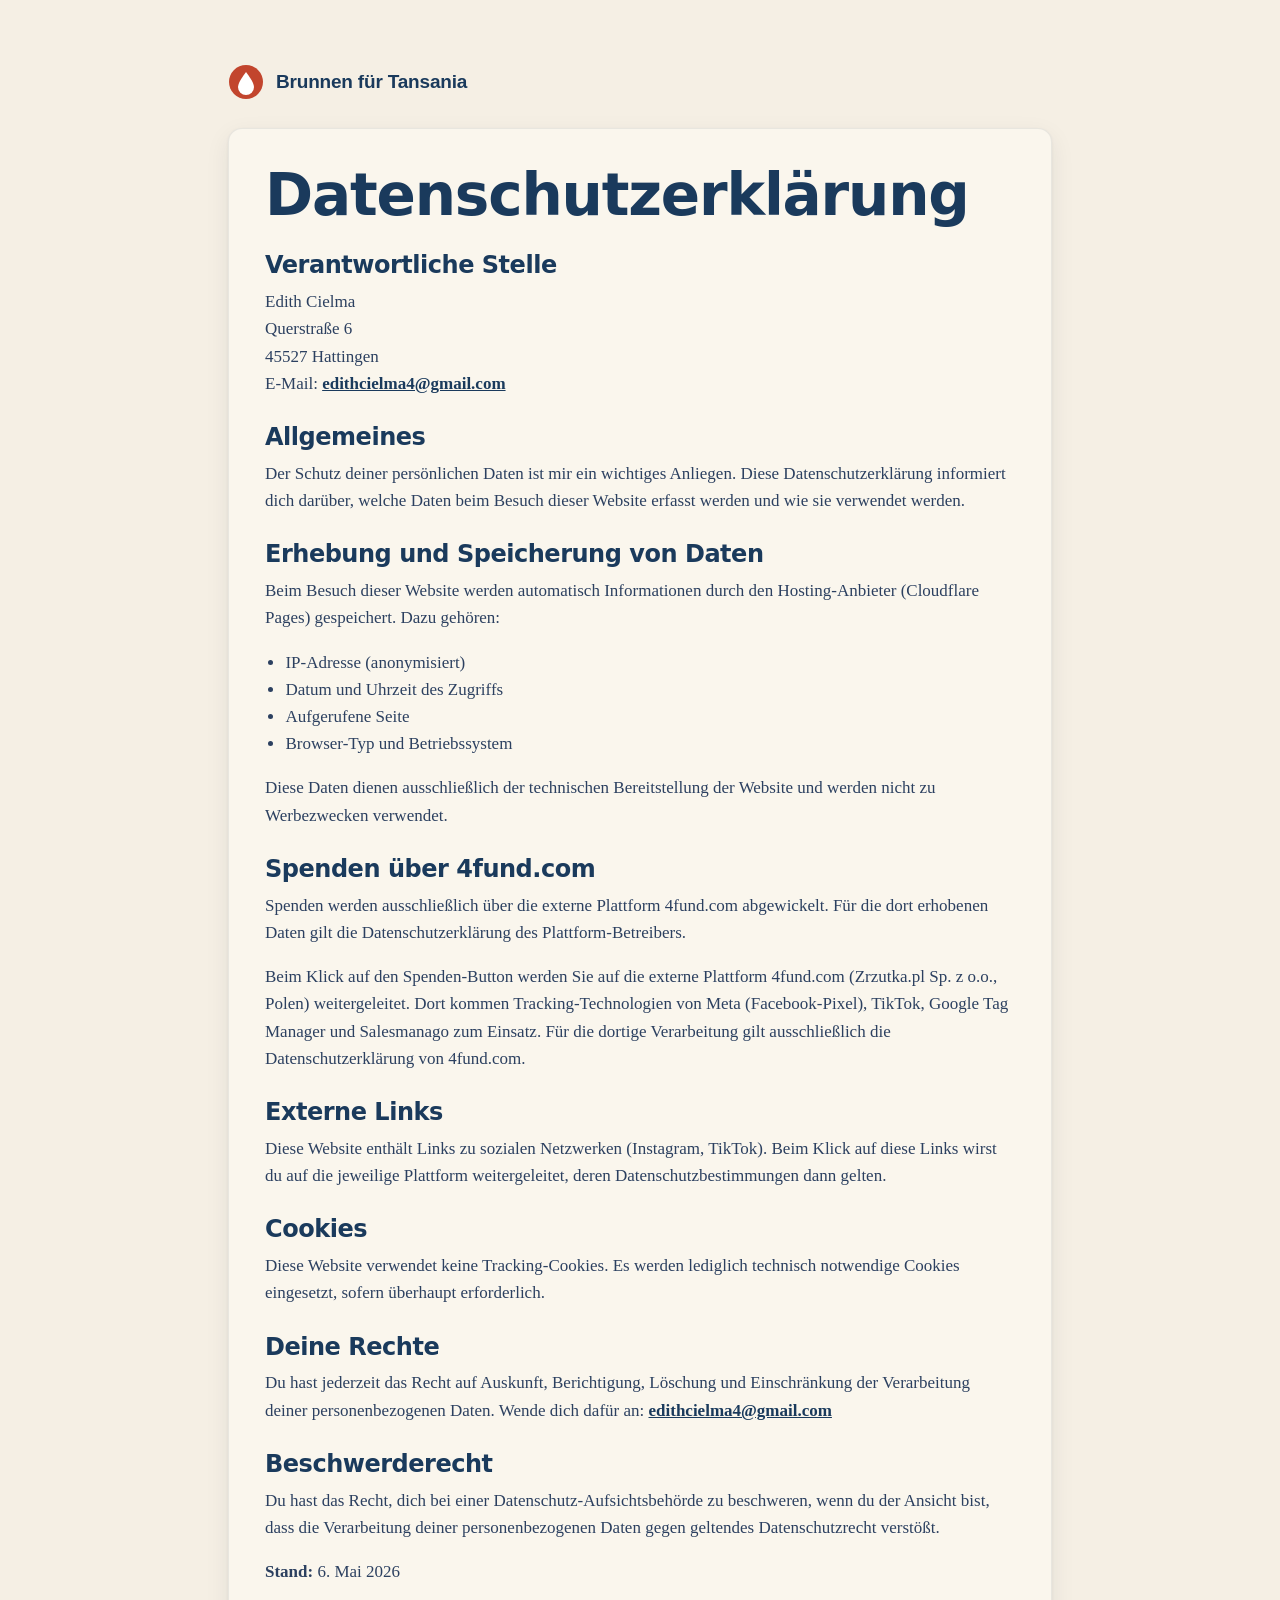
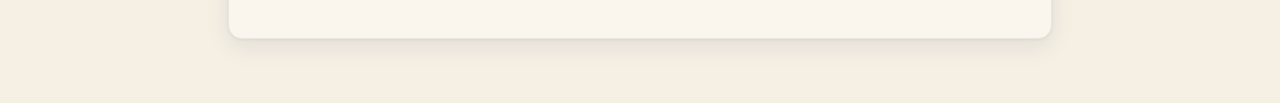
<file: datenschutz/index.html>
<!DOCTYPE html>
<html lang="de">
<head>
  <meta charset="UTF-8"/>
  <meta name="viewport" content="width=device-width, initial-scale=1.0"/>
  <title>Datenschutz – Brunnen für Tansania</title>
  <link rel="stylesheet" href="/styles.css"/>
</head>
<body>
  <main class="legal-page">
    <div class="wrap-narrow">
      <a href="/index.html" class="brand legal-brand">
        <svg class="brand-mark" width="36" height="36" viewBox="0 0 36 36" aria-hidden="true">
          <circle cx="18" cy="18" r="17" fill="var(--terracotta)"/>
          <path d="M18 8 C 18 8, 10 18, 10 23 A 8 8 0 0 0 26 23 C 26 18, 18 8, 18 8 Z" fill="white"/>
        </svg>
        <span>Brunnen für Tansania</span>
      </a>
      <div class="legal-card">
        <h1>Datenschutzerklärung</h1>

        <h2>Verantwortliche Stelle</h2>
        <p>Edith Cielma<br/>Querstraße 6<br/>45527 Hattingen<br/>E-Mail: <a href="mailto:edithcielma4@gmail.com">edithcielma4@gmail.com</a></p>

        <h2>Allgemeines</h2>
        <p>Der Schutz deiner persönlichen Daten ist mir ein wichtiges Anliegen. Diese Datenschutzerklärung informiert dich darüber, welche Daten beim Besuch dieser Website erfasst werden und wie sie verwendet werden.</p>

        <h2>Erhebung und Speicherung von Daten</h2>
        <p>Beim Besuch dieser Website werden automatisch Informationen durch den Hosting-Anbieter (Cloudflare Pages) gespeichert. Dazu gehören:</p>
        <ul>
          <li>IP-Adresse (anonymisiert)</li>
          <li>Datum und Uhrzeit des Zugriffs</li>
          <li>Aufgerufene Seite</li>
          <li>Browser-Typ und Betriebssystem</li>
        </ul>
        <p>Diese Daten dienen ausschließlich der technischen Bereitstellung der Website und werden nicht zu Werbezwecken verwendet.</p>

        <h2>Spenden über 4fund.com</h2>
        <p>Spenden werden ausschließlich über die externe Plattform 4fund.com abgewickelt. Für die dort erhobenen Daten gilt die Datenschutzerklärung des Plattform-Betreibers.</p>
        <p>Beim Klick auf den Spenden-Button werden Sie auf die externe Plattform 4fund.com (Zrzutka.pl Sp. z o.o., Polen) weitergeleitet. Dort kommen Tracking-Technologien von Meta (Facebook-Pixel), TikTok, Google Tag Manager und Salesmanago zum Einsatz. Für die dortige Verarbeitung gilt ausschließlich die Datenschutzerklärung von 4fund.com.</p>

        <h2>Externe Links</h2>
        <p>Diese Website enthält Links zu sozialen Netzwerken (Instagram, TikTok). Beim Klick auf diese Links wirst du auf die jeweilige Plattform weitergeleitet, deren Datenschutzbestimmungen dann gelten.</p>

        <h2>Cookies</h2>
        <p>Diese Website verwendet keine Tracking-Cookies. Es werden lediglich technisch notwendige Cookies eingesetzt, sofern überhaupt erforderlich.</p>

        <h2>Deine Rechte</h2>
        <p>Du hast jederzeit das Recht auf Auskunft, Berichtigung, Löschung und Einschränkung der Verarbeitung deiner personenbezogenen Daten. Wende dich dafür an: <a href="mailto:edithcielma4@gmail.com">edithcielma4@gmail.com</a></p>

        <h2>Beschwerderecht</h2>
        <p>Du hast das Recht, dich bei einer Datenschutz-Aufsichtsbehörde zu beschweren, wenn du der Ansicht bist, dass die Verarbeitung deiner personenbezogenen Daten gegen geltendes Datenschutzrecht verstößt.</p>

        <p><strong>Stand:</strong> 6. Mai 2026</p>
      </div>
    </div>
  </main>
</body>
</html>
</file>
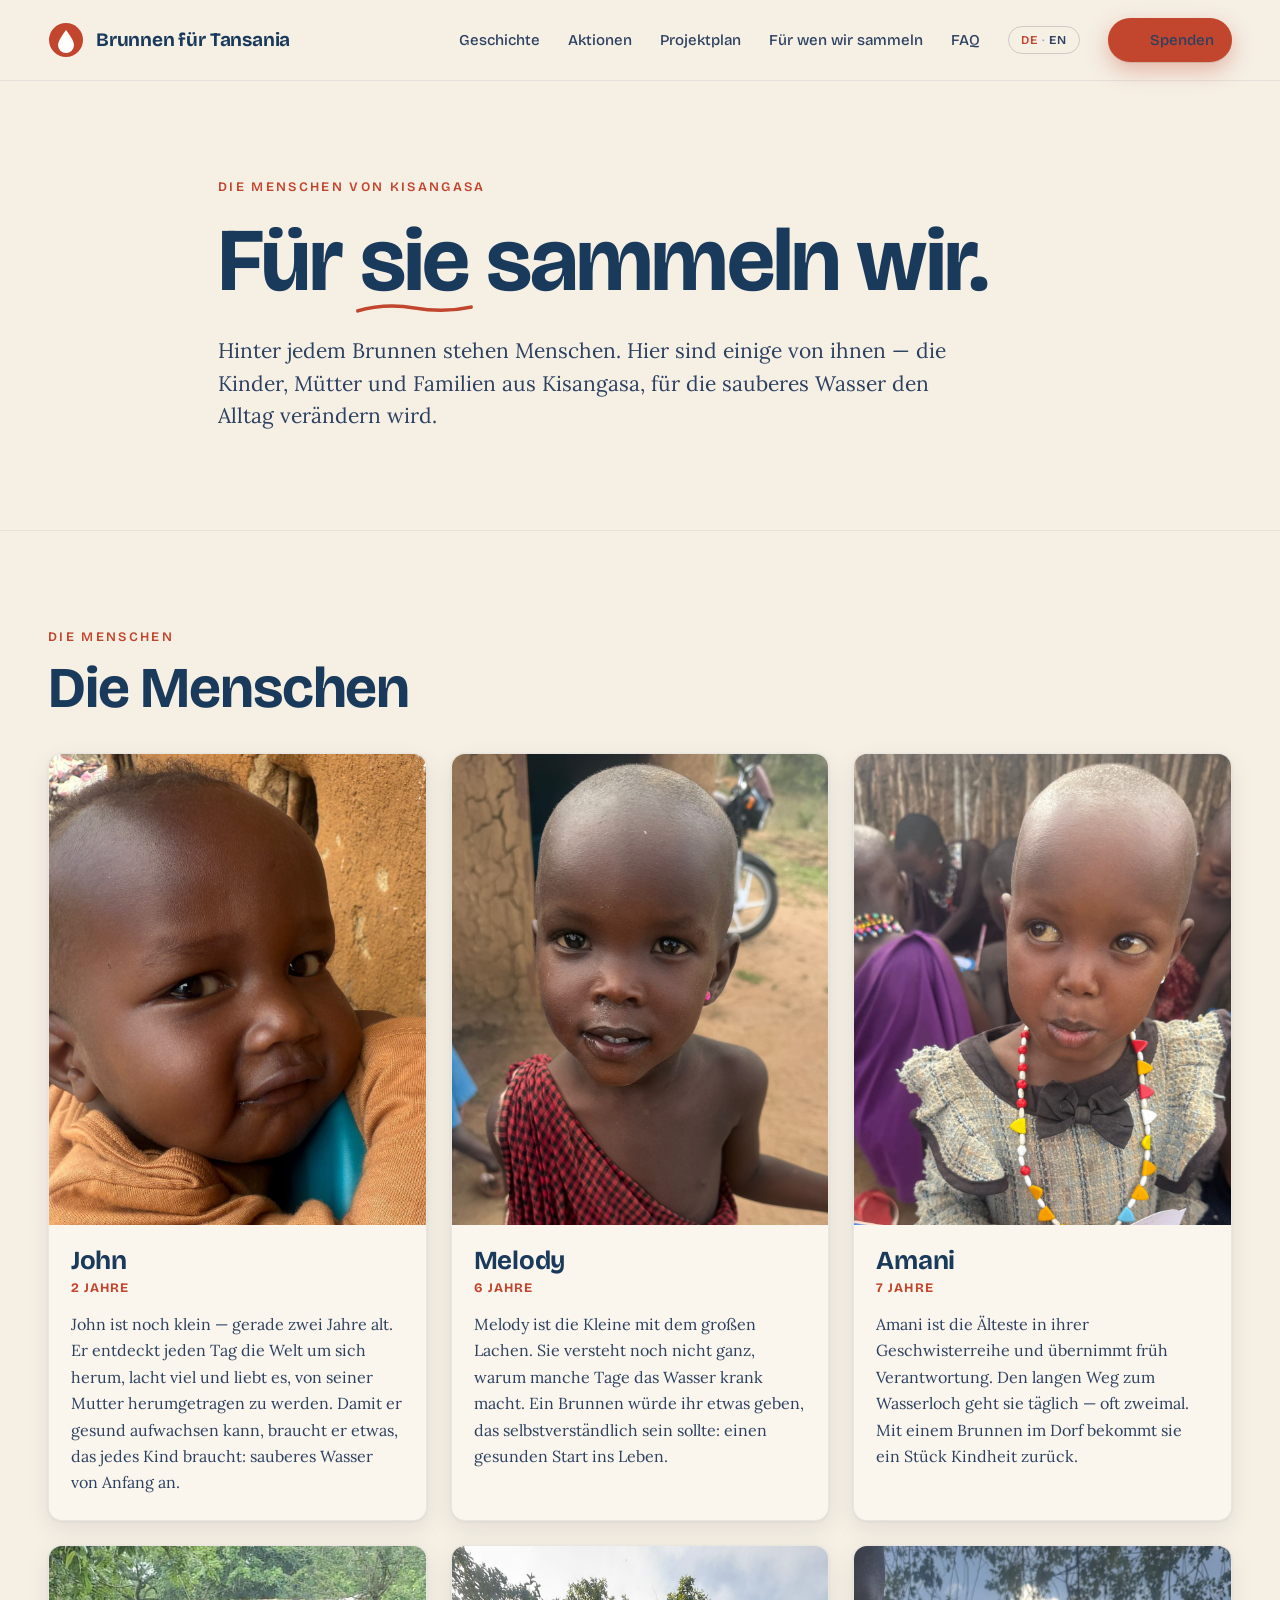
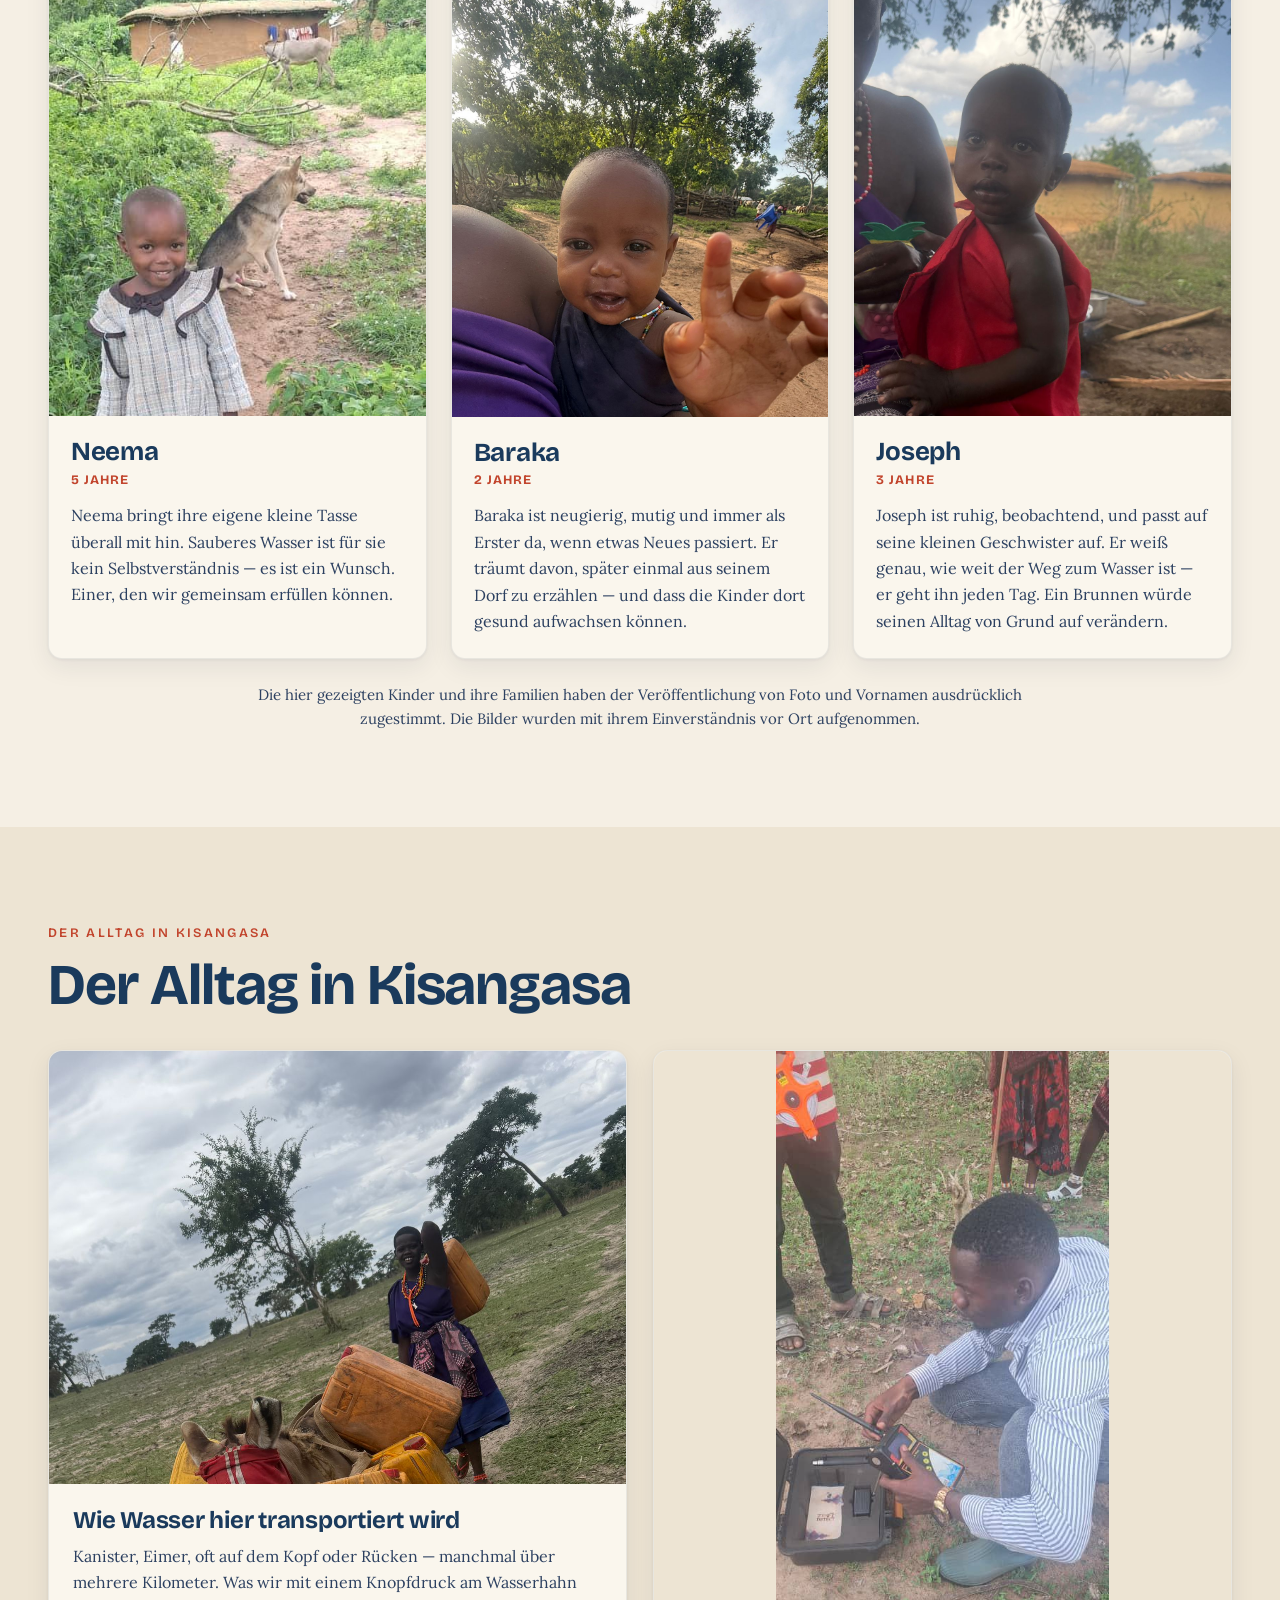
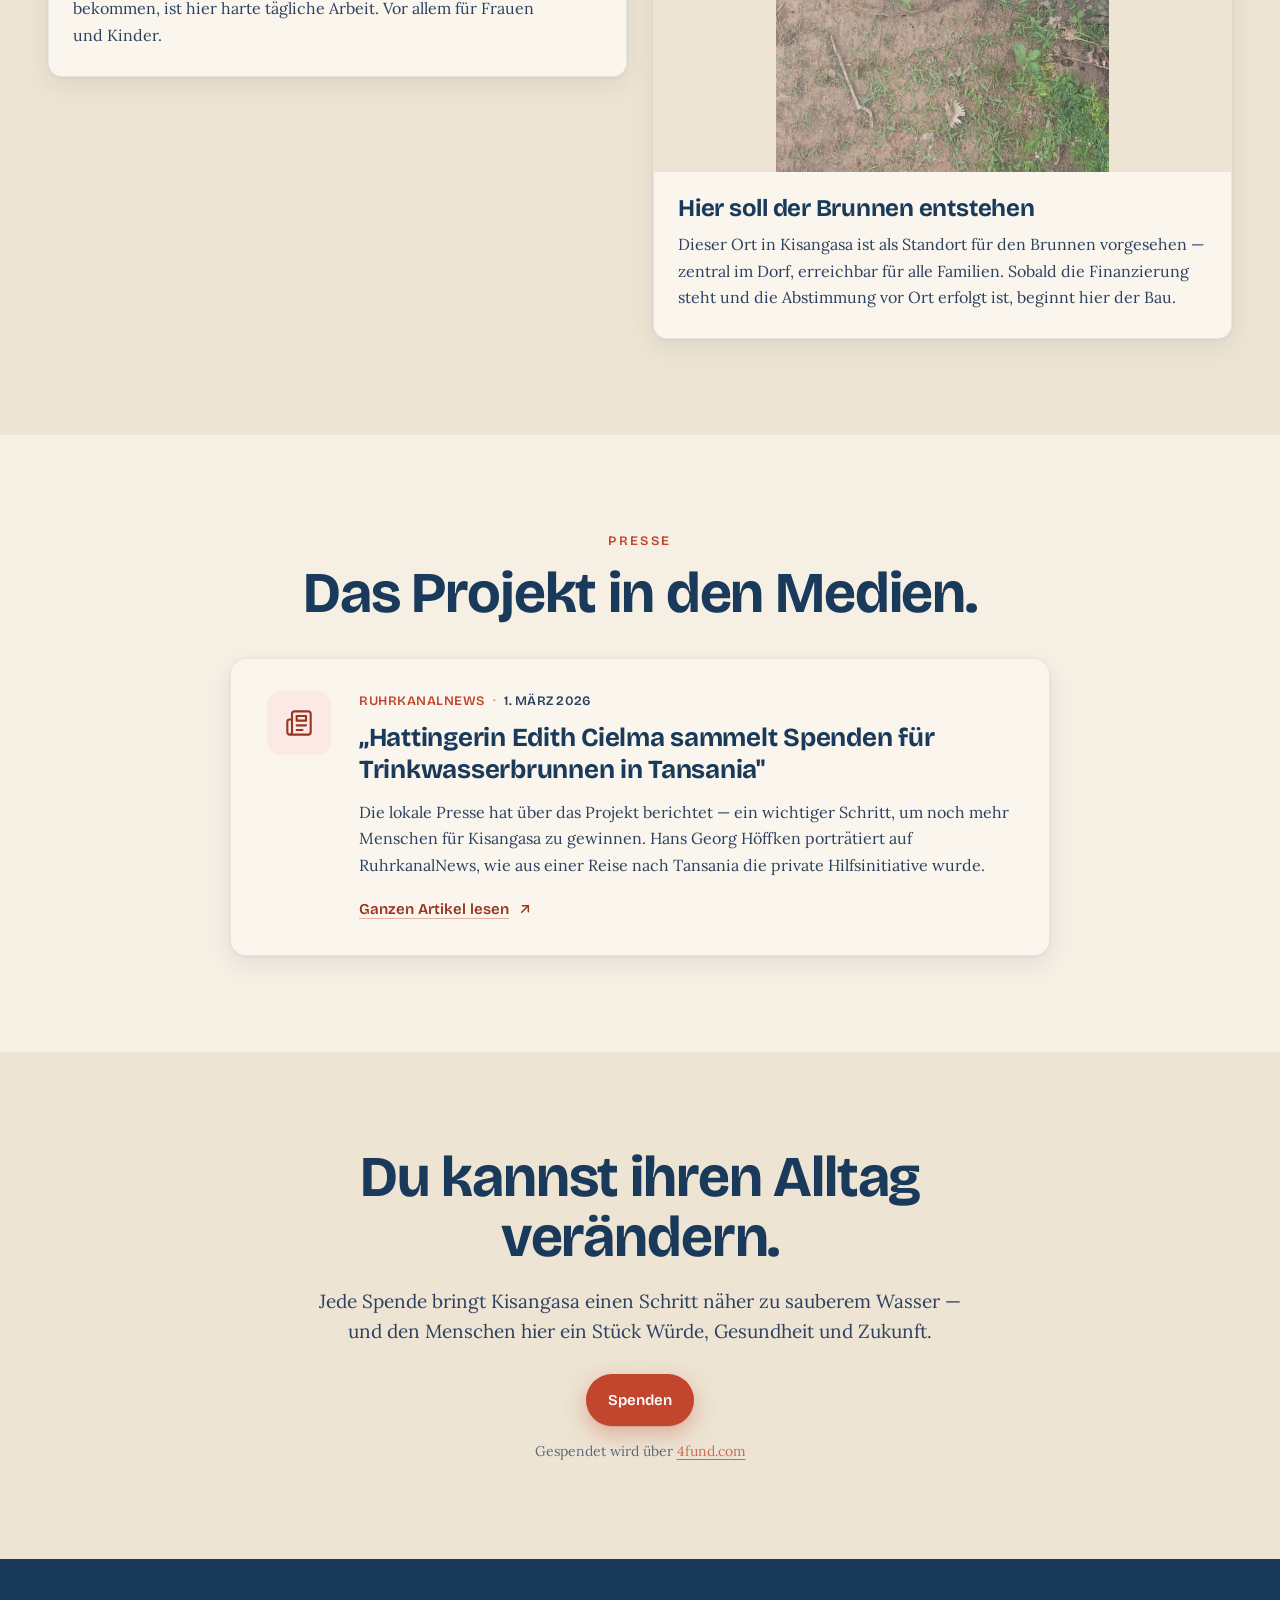
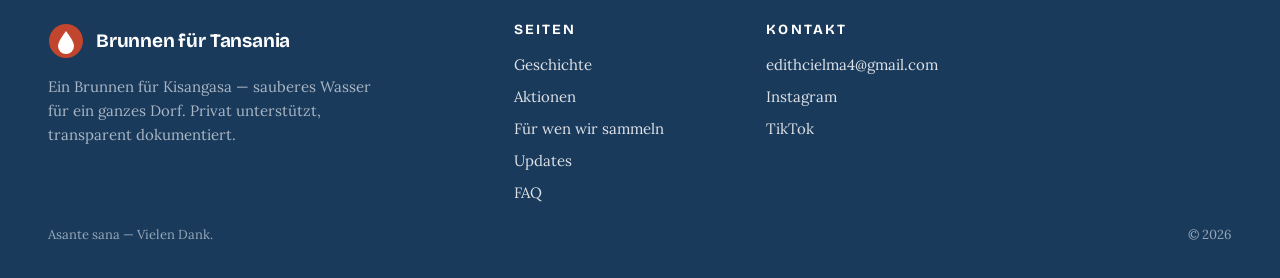
<file: fuer-wen-wir-sammeln/index.html>
<!DOCTYPE html>
<html lang="de">
<head>
  <meta charset="UTF-8"/>
  <meta name="viewport" content="width=device-width, initial-scale=1.0"/>
  <title data-i18n="help.meta.title">Für wen wir sammeln – Brunnen für Tansania</title>
  <meta name="description" content="Die Menschen aus Kisangasa, für die sauberes Wasser den Alltag verändern wird."/>
  <link rel="preconnect" href="https://fonts.googleapis.com"/>
  <link rel="preconnect" href="https://fonts.gstatic.com" crossorigin/>
  <link href="https://fonts.googleapis.com/css2?family=Bricolage+Grotesque:wght@400;500;600;700;800&family=Lora:ital,wght@0,400;0,500;0,600;1,400&family=Caveat:wght@500;600;700&display=swap" rel="stylesheet"/>
  <link rel="stylesheet" href="/styles.css"/>
</head>
<body data-route-group="help">
  <header class="nav">
    <div class="nav-inner">
      <a href="/index.html" class="brand">
        <svg class="brand-mark" width="36" height="36" viewBox="0 0 36 36" aria-hidden="true">
          <circle cx="18" cy="18" r="17" fill="var(--terracotta)"/>
          <path d="M18 8 C 18 8, 10 18, 10 23 A 8 8 0 0 0 26 23 C 26 18, 18 8, 18 8 Z" fill="white"/>
        </svg>
        <span>Brunnen für Tansania</span>
      </a>
      <nav class="nav-links" id="nav-links">
        <a href="/index.html#geschichte" data-i18n="nav.story">Geschichte</a>
        <a href="/index.html#events" data-i18n="nav.events">Aktionen</a>
        <a href="/index.html#brunnenbau" data-i18n="nav.build">Projektplan</a>
        <a href="/fuer-wen-wir-sammeln/" data-i18n="nav.help" data-i18n-href="nav.help.href">Für wen wir sammeln</a>
        <a href="/index.html#faq" data-i18n="nav.faq">FAQ</a>
        <button class="lang-toggle" id="lang-toggle" aria-label="Sprache wechseln">
          <span data-lang-de class="on">DE</span>
          <span class="lang-sep">·</span>
          <span data-lang-en>EN</span>
        </button>
        <a href="https://4fund.com/de/yhn7nt?utm_source=ig&utm_medium=social&utm_content=link_in_bio&fbclid=PAdGRleARkhwRleHRuA2FlbQIxMQBzcnRjBmFwcF9pZA8xMjQwMjQ1NzQyODc0MTQAAadxLTn0RMiM_cF4spRfqvKI5ZluJ6rOpw2im27KDv0Z7N9_gJL4AGkHdq9Aow_aem_ghL43DMcSc4AULmgLW4beg" target="_blank" rel="noopener noreferrer" class="btn btn-primary nav-donate-btn">
          <svg class="heart-svg" width="14" height="14" viewBox="0 0 24 24" fill="currentColor" aria-hidden="true"><path d="M12 21s-7.5-4.7-9.6-9.4C.8 7.5 4 3 8.4 3c2 0 3.2.9 3.6 2 .4-1.1 1.6-2 3.6-2 4.4 0 7.6 4.5 6 8.6C19.5 16.3 12 21 12 21z"/></svg>
          <span data-i18n="nav.donate">Spenden</span>
        </a>
      </nav>
      <button class="nav-burger" id="nav-burger" aria-label="Menü öffnen" aria-expanded="false" aria-controls="nav-links">
        <span></span>
        <span></span>
        <span></span>
      </button>
    </div>
  </header>

  <main>
    <section class="help-hero">
      <div class="wrap help-hero-inner">
        <div class="eyebrow" data-i18n="help.hero.eyebrow">DIE MENSCHEN VON KISANGASA</div>
        <h1>
          <span data-i18n="help.hero.title.1">Für</span>
          <span class="hand-underline" data-i18n="help.hero.title.2">sie</span>
          <span data-i18n="help.hero.title.3">sammeln wir.</span>
        </h1>
        <p class="lede" data-i18n="help.hero.intro">Hinter jedem Brunnen stehen Menschen. Hier sind einige von ihnen — die Kinder, Mütter und Familien aus Kisangasa, für die sauberes Wasser den Alltag verändern wird.</p>
      </div>
    </section>

    <section class="help-people-section">
      <div class="wrap">
        <div class="section-kicker">
          <div class="eyebrow" data-i18n="help.people.eyebrow">Die Menschen</div>
          <h2 data-i18n="help.people.title">Die Menschen</h2>
        </div>
        <div class="people-grid">
          <article class="person-card">
            <img src="/images/image-31.jpeg" alt="John, 2 Jahre, aus Kisangasa" data-i18n-alt="help.person.1.alt" loading="lazy"/>
            <div class="person-card-body">
              <h3 data-i18n="help.person.1.name">John</h3>
              <div class="person-age" data-i18n="help.person.1.age">2 Jahre</div>
              <p data-i18n="help.person.1.text">John ist noch klein — gerade zwei Jahre alt. Er entdeckt jeden Tag die Welt um sich herum, lacht viel und liebt es, von seiner Mutter herumgetragen zu werden. Damit er gesund aufwachsen kann, braucht er etwas, das jedes Kind braucht: sauberes Wasser von Anfang an.</p>
            </div>
          </article>
          <article class="person-card">
            <img src="/images/image-32.jpeg" alt="Melody, 6 Jahre, aus Kisangasa" data-i18n-alt="help.person.2.alt" loading="lazy"/>
            <div class="person-card-body">
              <h3 data-i18n="help.person.2.name">Melody</h3>
              <div class="person-age" data-i18n="help.person.2.age">6 Jahre</div>
              <p data-i18n="help.person.2.text">Melody ist die Kleine mit dem großen Lachen. Sie versteht noch nicht ganz, warum manche Tage das Wasser krank macht. Ein Brunnen würde ihr etwas geben, das selbstverständlich sein sollte: einen gesunden Start ins Leben.</p>
            </div>
          </article>
          <article class="person-card">
            <img src="/images/image-18.jpeg" alt="Amani, 7 Jahre, aus Kisangasa" data-i18n-alt="help.person.3.alt" loading="lazy"/>
            <div class="person-card-body">
              <h3 data-i18n="help.person.3.name">Amani</h3>
              <div class="person-age" data-i18n="help.person.3.age">7 Jahre</div>
              <p data-i18n="help.person.3.text">Amani ist die Älteste in ihrer Geschwisterreihe und übernimmt früh Verantwortung. Den langen Weg zum Wasserloch geht sie täglich — oft zweimal. Mit einem Brunnen im Dorf bekommt sie ein Stück Kindheit zurück.</p>
            </div>
          </article>
          <article class="person-card">
            <img src="/images/image-10.jpg" alt="Neema, 5 Jahre, aus Kisangasa" data-i18n-alt="help.person.4.alt" loading="lazy"/>
            <div class="person-card-body">
              <h3 data-i18n="help.person.4.name">Neema</h3>
              <div class="person-age" data-i18n="help.person.4.age">5 Jahre</div>
              <p data-i18n="help.person.4.text">Neema bringt ihre eigene kleine Tasse überall mit hin. Sauberes Wasser ist für sie kein Selbstverständnis — es ist ein Wunsch. Einer, den wir gemeinsam erfüllen können.</p>
            </div>
          </article>
          <article class="person-card">
            <img src="/images/image-19.jpeg" alt="Baraka, 2 Jahre, aus Kisangasa" data-i18n-alt="help.person.5.alt" loading="lazy"/>
            <div class="person-card-body">
              <h3 data-i18n="help.person.5.name">Baraka</h3>
              <div class="person-age" data-i18n="help.person.5.age">2 Jahre</div>
              <p data-i18n="help.person.5.text">Baraka ist neugierig, mutig und immer als Erster da, wenn etwas Neues passiert. Er träumt davon, später einmal aus seinem Dorf zu erzählen — und dass die Kinder dort gesund aufwachsen können.</p>
            </div>
          </article>
          <article class="person-card">
            <img src="/images/image-33.jpeg" alt="Joseph, 3 Jahre, aus Kisangasa" data-i18n-alt="help.person.7.alt" loading="lazy"/>
            <div class="person-card-body">
              <h3 data-i18n="help.person.7.name">Joseph</h3>
              <div class="person-age" data-i18n="help.person.7.age">3 Jahre</div>
              <p data-i18n="help.person.7.text">Joseph ist ruhig, beobachtend, und passt auf seine kleinen Geschwister auf. Er weiß genau, wie weit der Weg zum Wasser ist — er geht ihn jeden Tag. Ein Brunnen würde seinen Alltag von Grund auf verändern.</p>
            </div>
          </article>
        </div>
        <p class="people-consent-note" data-i18n="help.people.consent">Die hier gezeigten Kinder und ihre Familien haben der Veröffentlichung von Foto und Vornamen ausdrücklich zugestimmt. Die Bilder wurden mit ihrem Einverständnis vor Ort aufgenommen.</p>
      </div>
    </section>

    <section class="help-daily-section">
      <div class="wrap">
        <div class="section-kicker">
          <div class="eyebrow" data-i18n="help.daily.eyebrow">Der Alltag in Kisangasa</div>
          <h2 data-i18n="help.daily.title">Der Alltag in Kisangasa</h2>
        </div>
        <div class="daily-grid">
          <article class="daily-card">
            <img src="/images/image-28.jpeg" alt="Wassertransport mit Kanistern in Kisangasa" data-i18n-alt="help.daily.1.alt" loading="lazy"/>
            <div class="daily-card-body">
              <h3 data-i18n="help.daily.1.label">Wie Wasser hier transportiert wird</h3>
              <p data-i18n="help.daily.1.text">Kanister, Eimer, oft auf dem Kopf oder Rücken — manchmal über mehrere Kilometer. Was wir mit einem Knopfdruck am Wasserhahn bekommen, ist hier harte tägliche Arbeit. Vor allem für Frauen und Kinder.</p>
            </div>
          </article>
          <article class="daily-card">
            <img src="/images/image-29.jpeg" alt="Geplanter Brunnenstandort in Kisangasa" data-i18n-alt="help.daily.2.alt" loading="lazy"/>
            <div class="daily-card-body">
              <h3 data-i18n="help.daily.2.label">Hier soll der Brunnen entstehen</h3>
              <p data-i18n="help.daily.2.text">Dieser Ort in Kisangasa ist als Standort für den Brunnen vorgesehen — zentral im Dorf, erreichbar für alle Familien. Sobald die Finanzierung steht und die Abstimmung vor Ort erfolgt ist, beginnt hier der Bau.</p>
            </div>
          </article>
        </div>
      </div>
    </section>

    <section class="help-press-section">
      <div class="wrap">
        <div class="section-kicker center">
          <div class="eyebrow" data-i18n="help.press.eyebrow">PRESSE</div>
          <h2 data-i18n="help.press.title">Das Projekt in den Medien.</h2>
        </div>
        <a class="press-link-card" href="https://ruhrkanal.news/hattingerin-edith-cielma-sammelt-spenden-fuer-trinkwasserbrunnen-in-tansania/" target="_blank" rel="noopener noreferrer" aria-label="Artikel auf RuhrkanalNews lesen">
          <div class="press-link-card-marker">
            <svg width="28" height="28" viewBox="0 0 24 24" fill="none" stroke="currentColor" stroke-width="1.8" stroke-linecap="round" stroke-linejoin="round" aria-hidden="true">
              <path d="M4 22h16a2 2 0 0 0 2-2V4a2 2 0 0 0-2-2H8a2 2 0 0 0-2 2v16a2 2 0 0 1-2 2Zm0 0a2 2 0 0 1-2-2v-9c0-1.1.9-2 2-2h2"/>
              <path d="M18 14h-8"/>
              <path d="M15 18h-5"/>
              <path d="M10 6h8v4h-8V6Z"/>
            </svg>
          </div>
          <div class="press-link-card-body">
            <div class="press-link-meta">
              <span class="press-link-source" data-i18n="help.press.source">RuhrkanalNews</span>
              <span class="press-link-dot">·</span>
              <span class="press-link-date" data-i18n="help.press.date">1. März 2026</span>
            </div>
            <h3 data-i18n="help.press.headline">„Hattingerin Edith Cielma sammelt Spenden für Trinkwasserbrunnen in Tansania"</h3>
            <p data-i18n="help.press.teaser">Die lokale Presse hat über das Projekt berichtet — ein wichtiger Schritt, um noch mehr Menschen für Kisangasa zu gewinnen. Hans Georg Höffken porträtiert auf RuhrkanalNews, wie aus einer Reise nach Tansania die private Hilfsinitiative wurde.</p>
            <span class="press-link-cta">
              <span data-i18n="help.press.cta">Ganzen Artikel lesen</span>
              <svg width="16" height="16" viewBox="0 0 24 24" fill="none" stroke="currentColor" stroke-width="2.2" stroke-linecap="round" stroke-linejoin="round" aria-hidden="true">
                <path d="M7 17 17 7"/><path d="M8 7h9v9"/>
              </svg>
            </span>
          </div>
        </a>
      </div>
    </section>

    <section class="help-cta-section">
      <div class="wrap">
        <div class="help-cta">
          <h2 data-i18n="help.cta.title">Du kannst ihren Alltag verändern.</h2>
          <p data-i18n="help.cta.text">Jede Spende bringt Kisangasa einen Schritt näher zu sauberem Wasser — und den Menschen hier ein Stück Würde, Gesundheit und Zukunft.</p>
          <a href="https://4fund.com/de/yhn7nt?utm_source=ig&utm_medium=social&utm_content=link_in_bio&fbclid=PAdGRleARkhwRleHRuA2FlbQIxMQBzcnRjBmFwcF9pZA8xMjQwMjQ1NzQyODc0MTQAAadxLTn0RMiM_cF4spRfqvKI5ZluJ6rOpw2im27KDv0Z7N9_gJL4AGkHdq9Aow_aem_ghL43DMcSc4AULmgLW4beg" target="_blank" rel="noopener noreferrer" class="btn btn-primary" data-i18n="help.cta.button">Spenden</a>
          <p class="cta-note" data-i18n-html="help.cta.note">Gespendet wird über <a href="https://4fund.com/de/yhn7nt?utm_source=ig&utm_medium=social&utm_content=link_in_bio&fbclid=PAdGRleARkhwRleHRuA2FlbQIxMQBzcnRjBmFwcF9pZA8xMjQwMjQ1NzQyODc0MTQAAadxLTn0RMiM_cF4spRfqvKI5ZluJ6rOpw2im27KDv0Z7N9_gJL4AGkHdq9Aow_aem_ghL43DMcSc4AULmgLW4beg" target="_blank" rel="noopener noreferrer">4fund.com</a></p>
        </div>
      </div>
    </section>
  </main>

  <footer id="kontakt" data-screen-label="Footer">
    <div class="wrap">
      <div class="footer-grid">
        <div>
          <div class="brand" style="color:white;margin-bottom:16px">
            <svg class="brand-mark" width="36" height="36" viewBox="0 0 36 36" aria-hidden="true">
              <circle cx="18" cy="18" r="17" fill="var(--terracotta)"/>
              <path d="M18 8 C 18 8, 10 18, 10 23 A 8 8 0 0 0 26 23 C 26 18, 18 8, 18 8 Z" fill="white"/>
            </svg>
            <span>Brunnen für Tansania</span>
          </div>
          <p style="max-width:380px;opacity:0.8;font-size:15px" data-i18n="footer.about">Ein Brunnen für Kisangasa — sauberes Wasser für ein ganzes Dorf. Privat unterstützt, transparent dokumentiert.</p>
        </div>
        <div>
          <h4 data-i18n="footer.pages">Seiten</h4>
          <div class="footer-col-list">
            <a href="/index.html#geschichte" data-i18n="nav.story">Geschichte</a>
            <a href="/index.html#events" data-i18n="nav.events">Aktionen</a>
            <a href="/fuer-wen-wir-sammeln/" data-i18n="nav.help" data-i18n-href="nav.help.href">Für wen wir sammeln</a>
            <a href="/index.html#updates" data-i18n="nav.updates">Updates</a>
            <a href="/index.html#faq" data-i18n="nav.faq">FAQ</a>
          </div>
        </div>
        <div>
          <h4 data-i18n="footer.contact">Kontakt</h4>
          <div class="footer-col-list">
            <a href="mailto:edithcielma4@gmail.com">edithcielma4@gmail.com</a>
            <a href="https://www.instagram.com/edithcielma/" target="_blank" rel="noopener noreferrer" class="footer-social">Instagram</a>
            <a href="https://www.tiktok.com/@moyo.wangu.tansan" target="_blank" rel="noopener noreferrer" class="footer-social">TikTok</a>
          </div>
        </div>
      </div>
      <div class="footer-bottom">
        <span data-i18n="footer.thanks">Asante sana — Vielen Dank.</span>
        <span>© 2026</span>
      </div>
    </div>
  </footer>

  <script src="/script.js"></script>
</body>
</html>
</file>
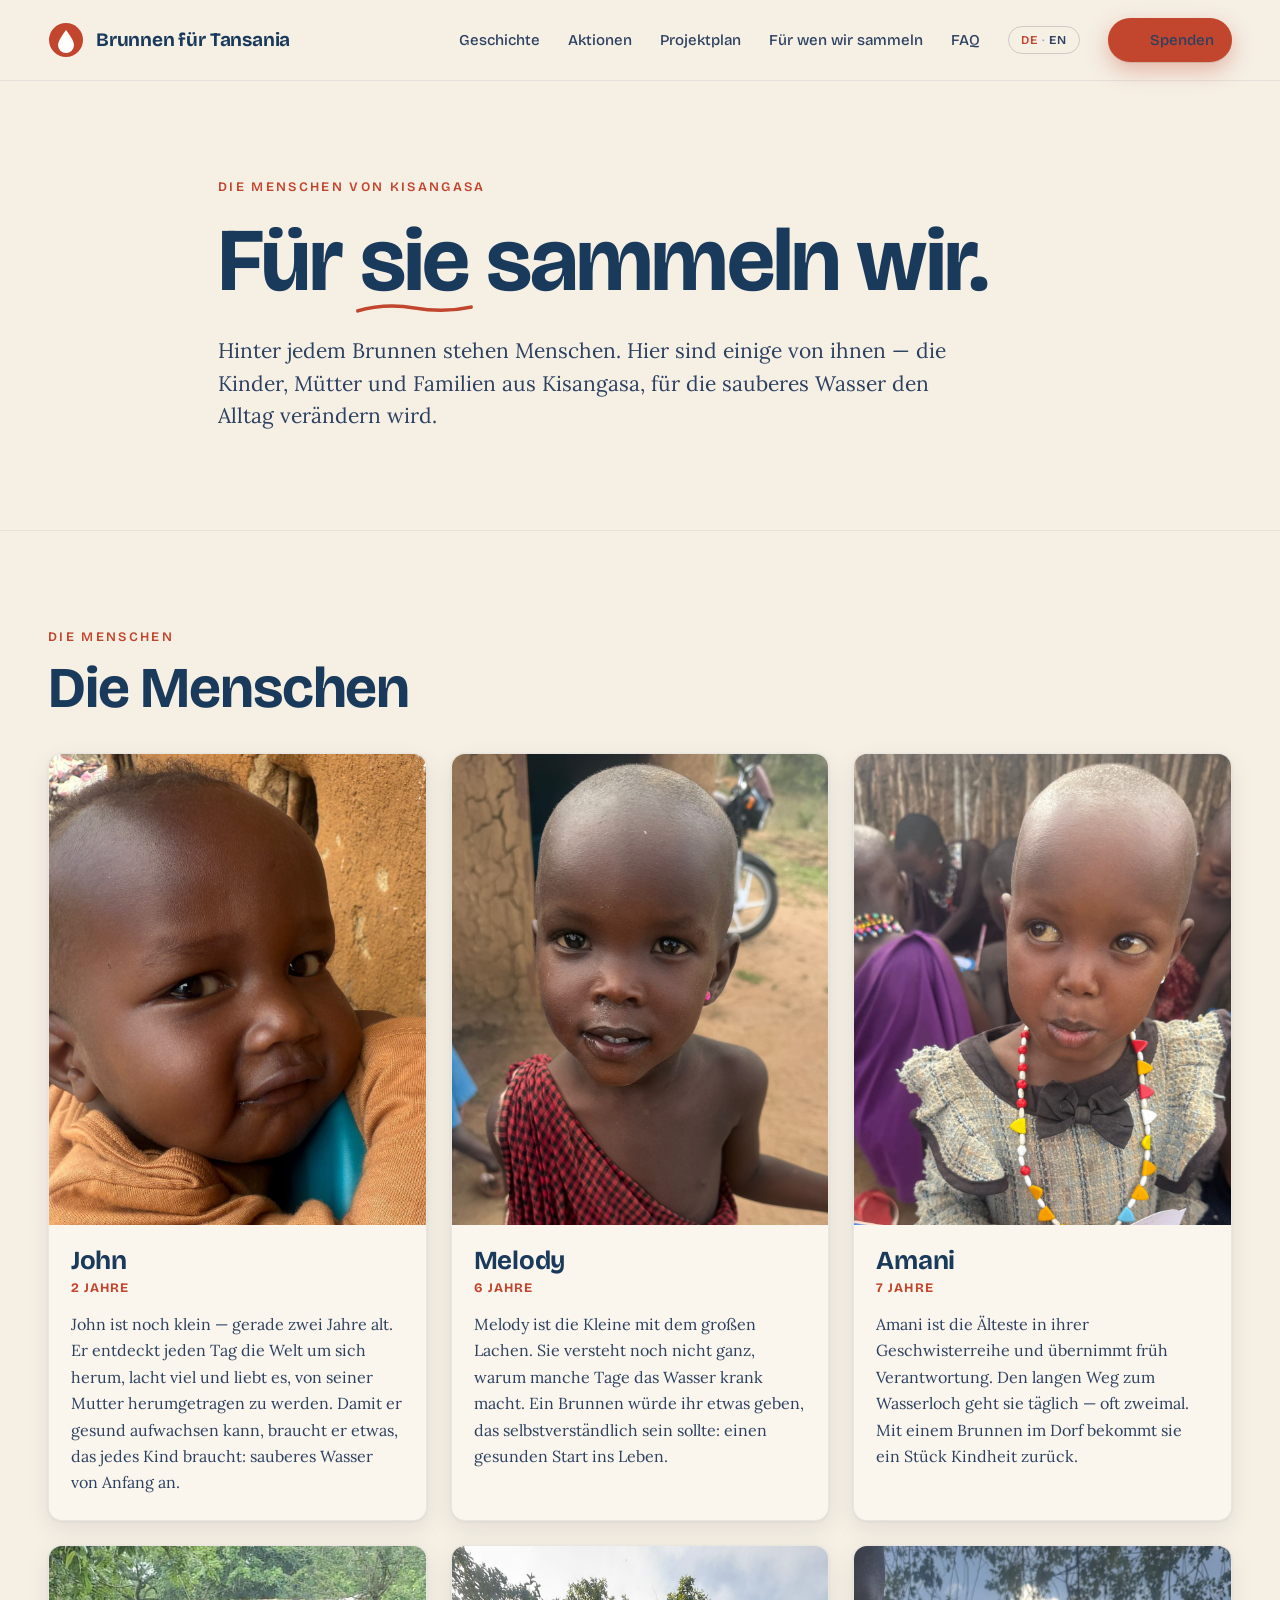
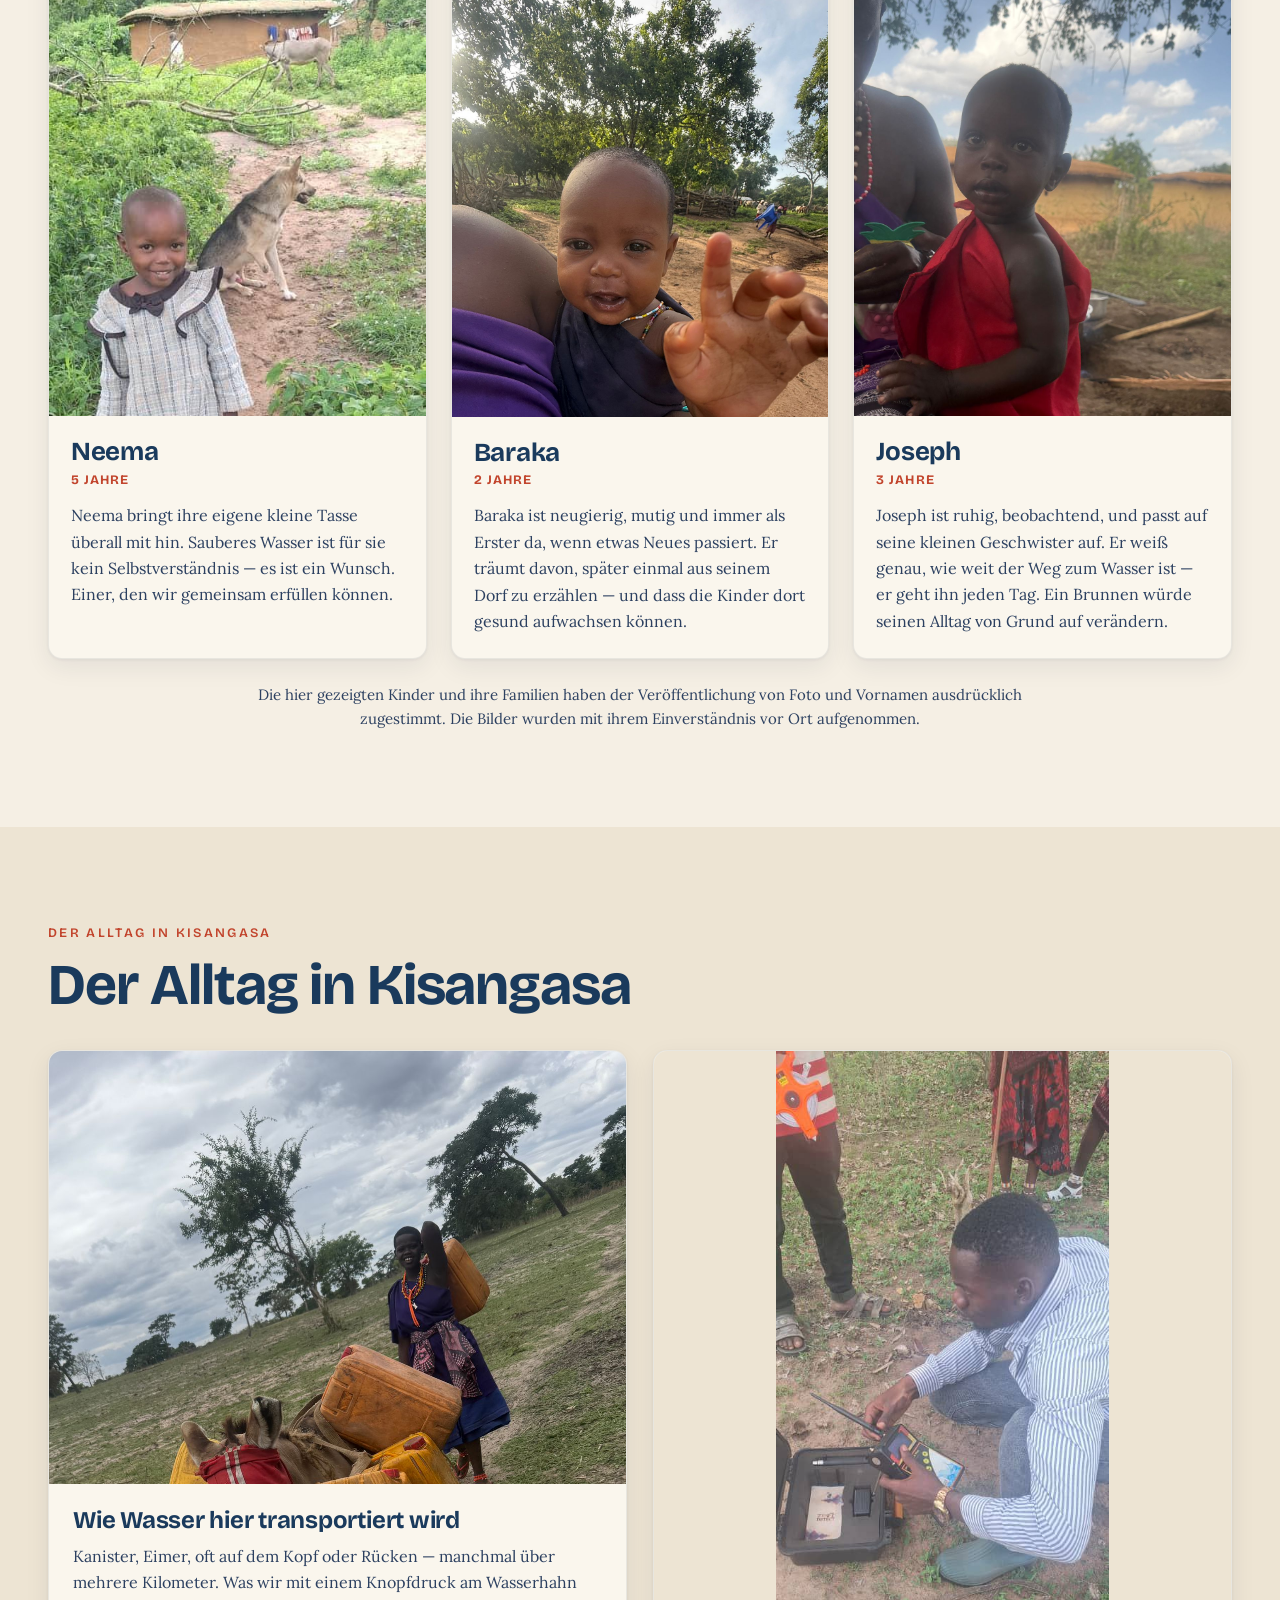
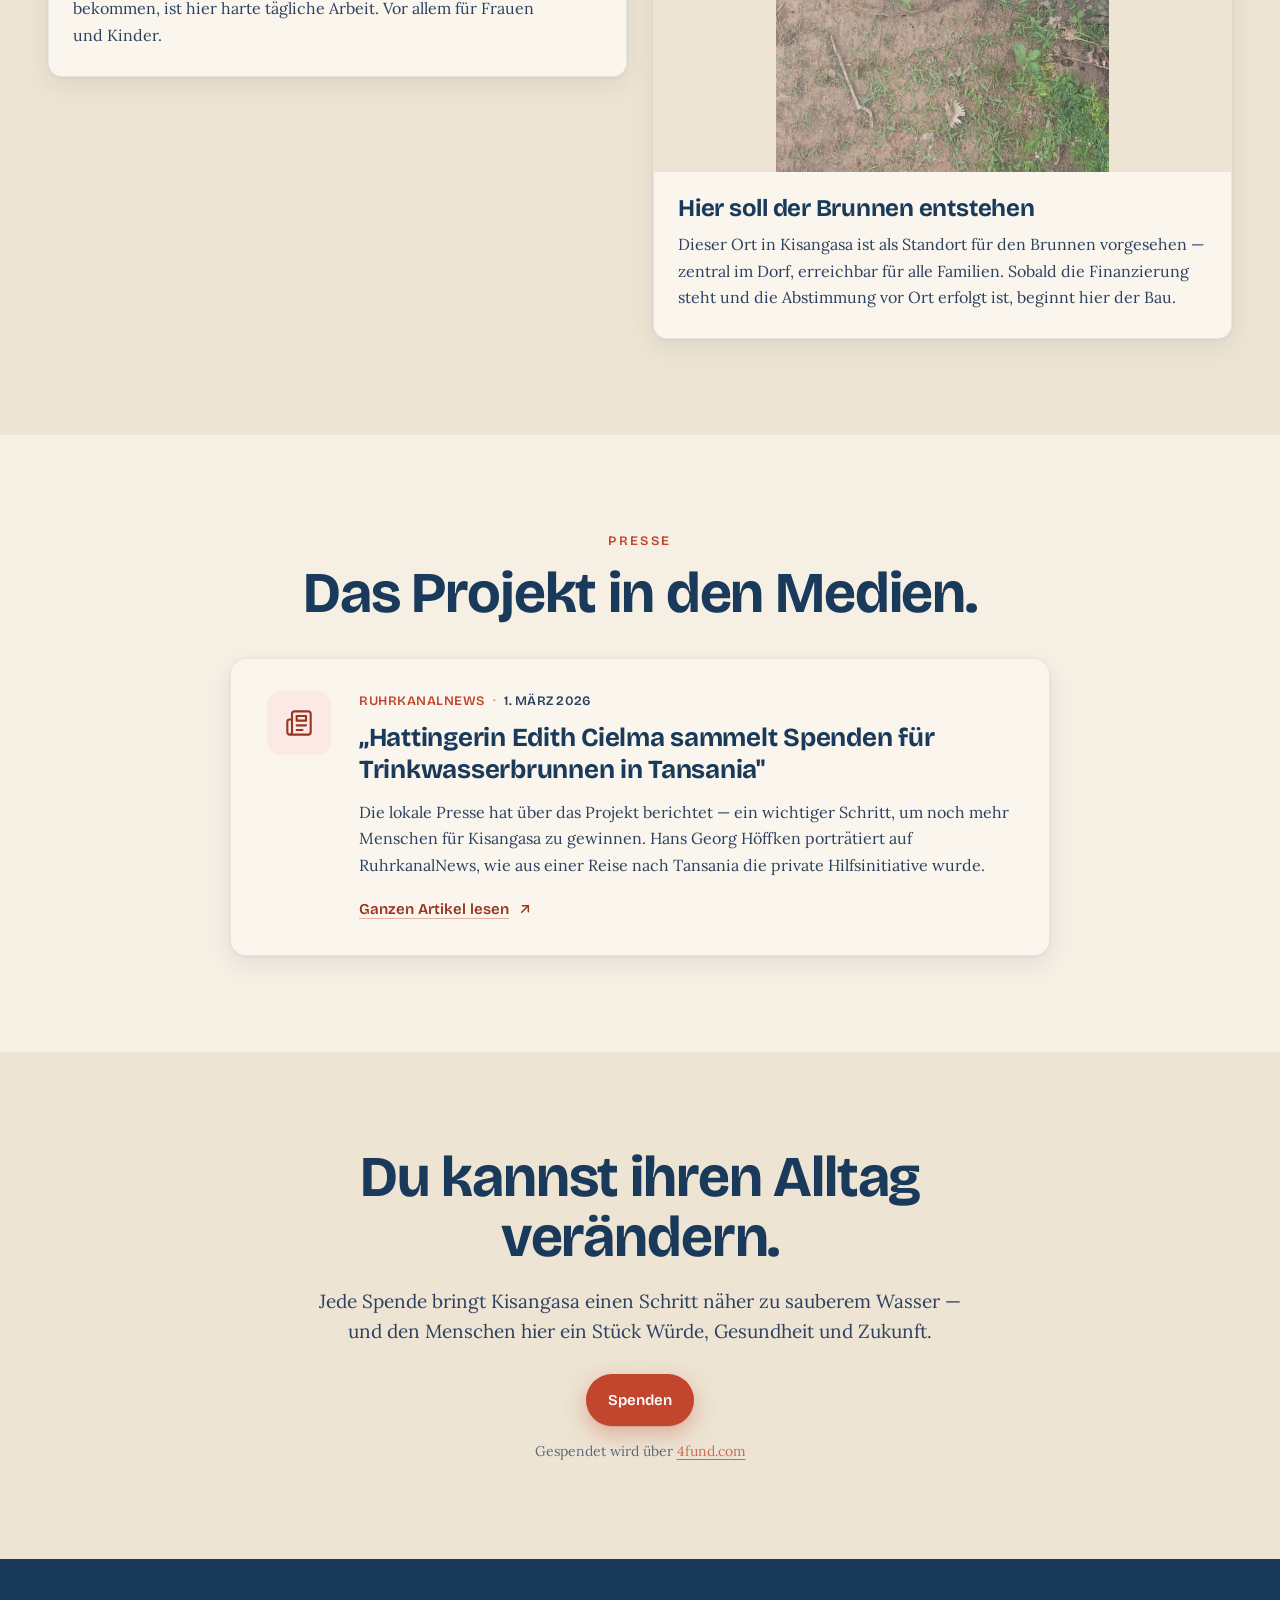
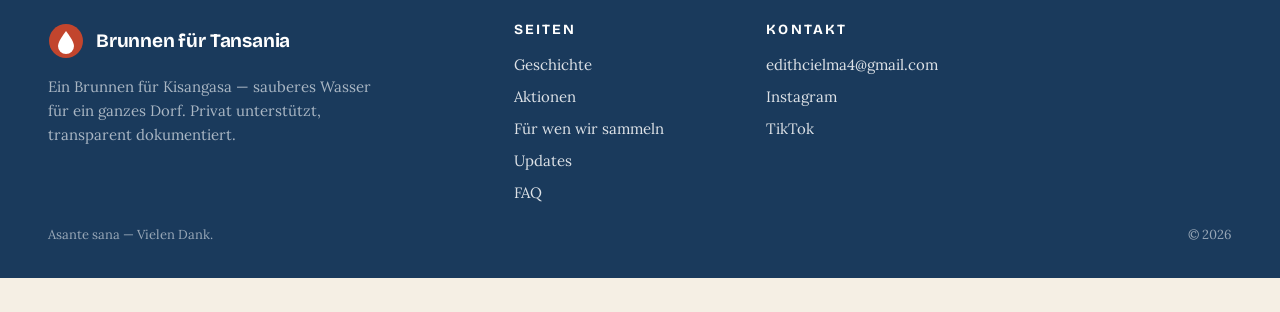
<file: galerie/index.html>
<!DOCTYPE html>
<html lang="de">
<head>
  <meta charset="UTF-8"/>
  <meta name="viewport" content="width=device-width, initial-scale=1.0"/>
  <title>Für wen wir sammeln – Brunnen für Tansania</title>
  <meta http-equiv="refresh" content="0; url=/fuer-wen-wir-sammeln/"/>
  <link rel="canonical" href="/fuer-wen-wir-sammeln/"/>
</head>
<body>
  <p><a href="/fuer-wen-wir-sammeln/">Für wen wir sammeln öffnen</a></p>
</body>
</html>
</file>
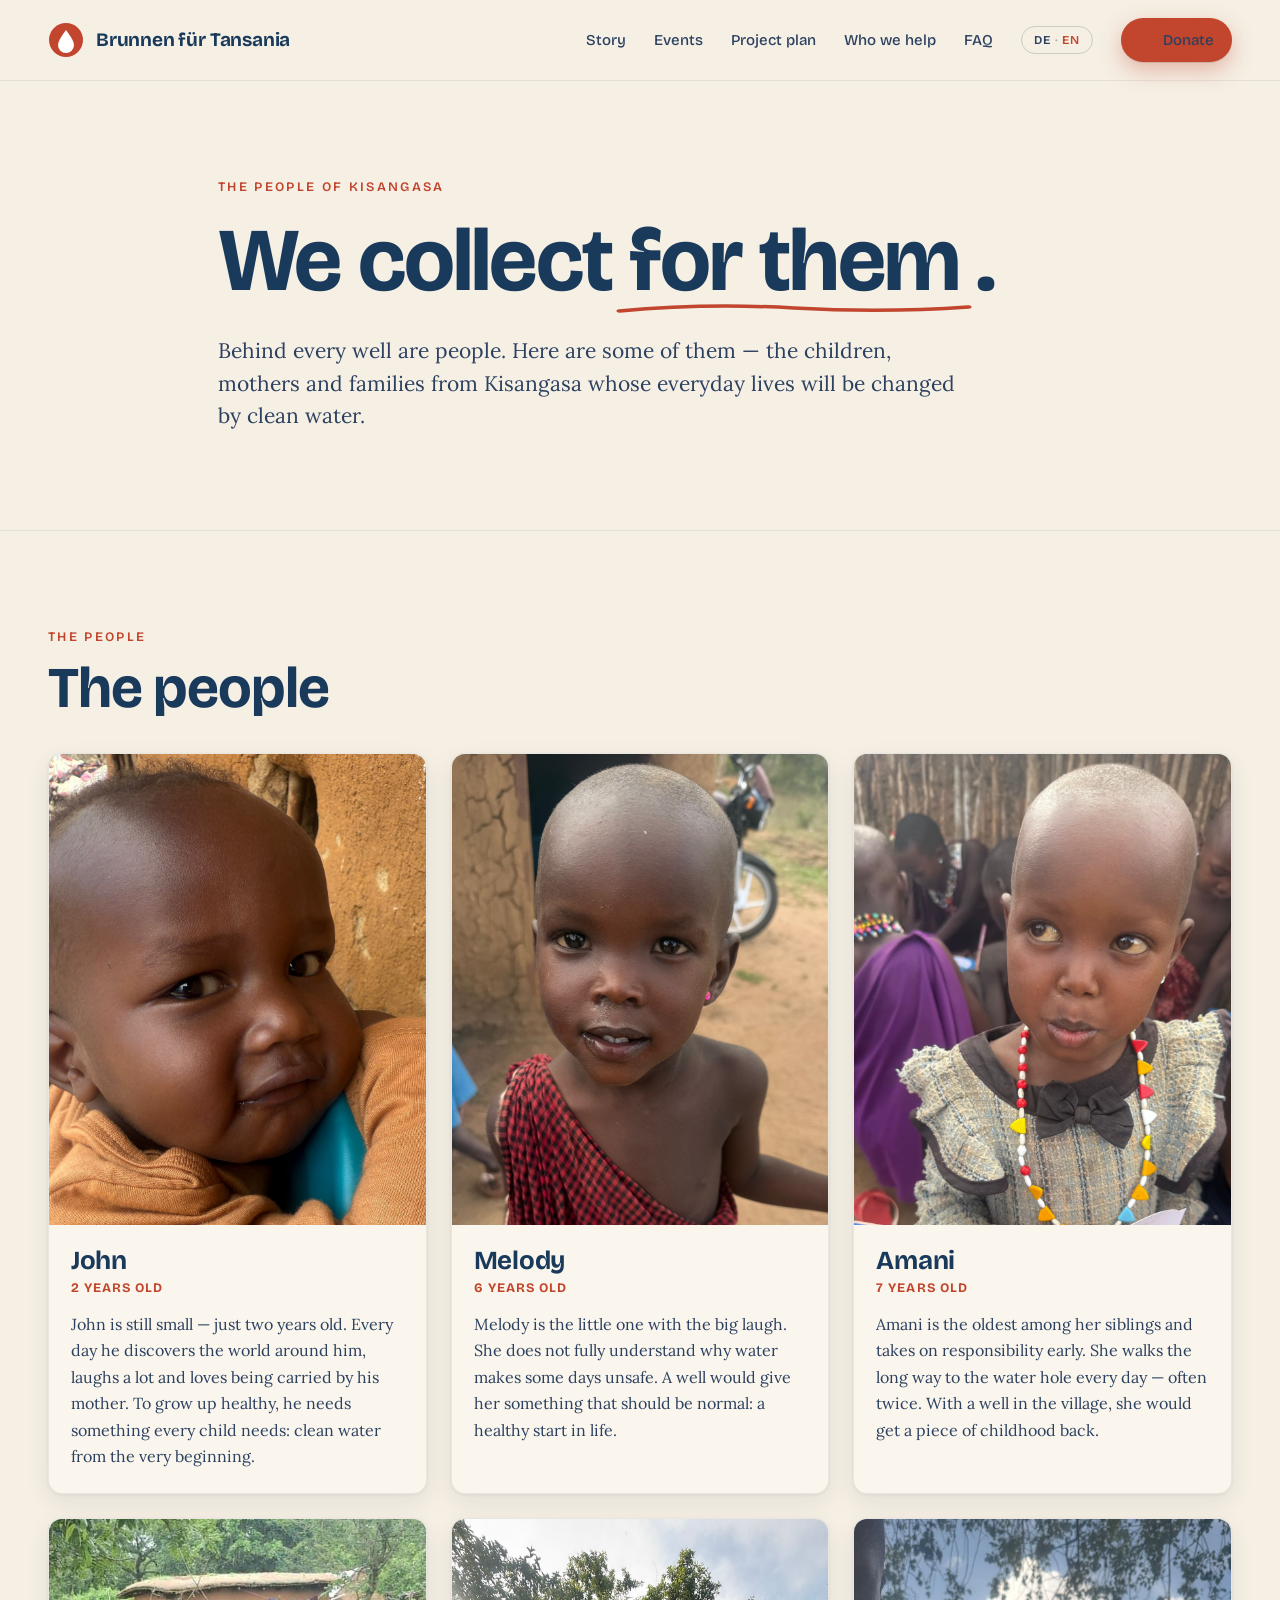
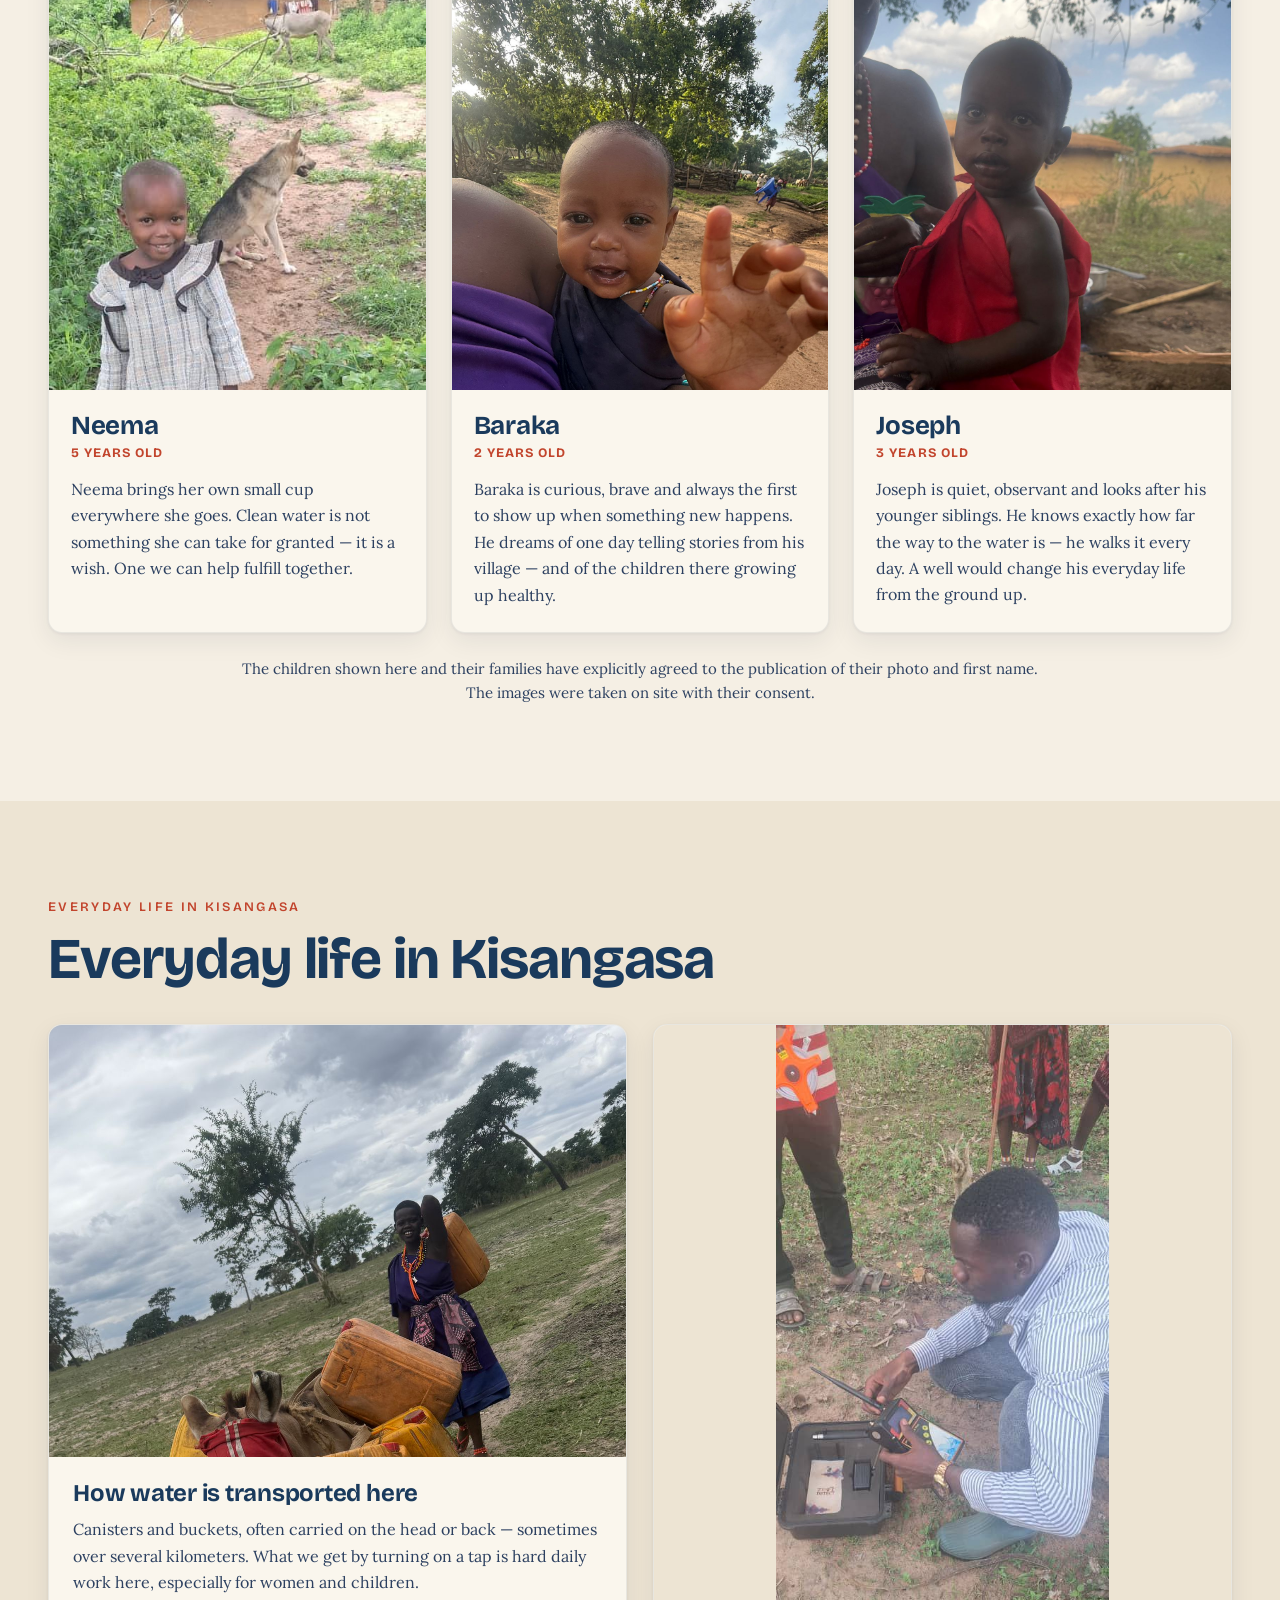
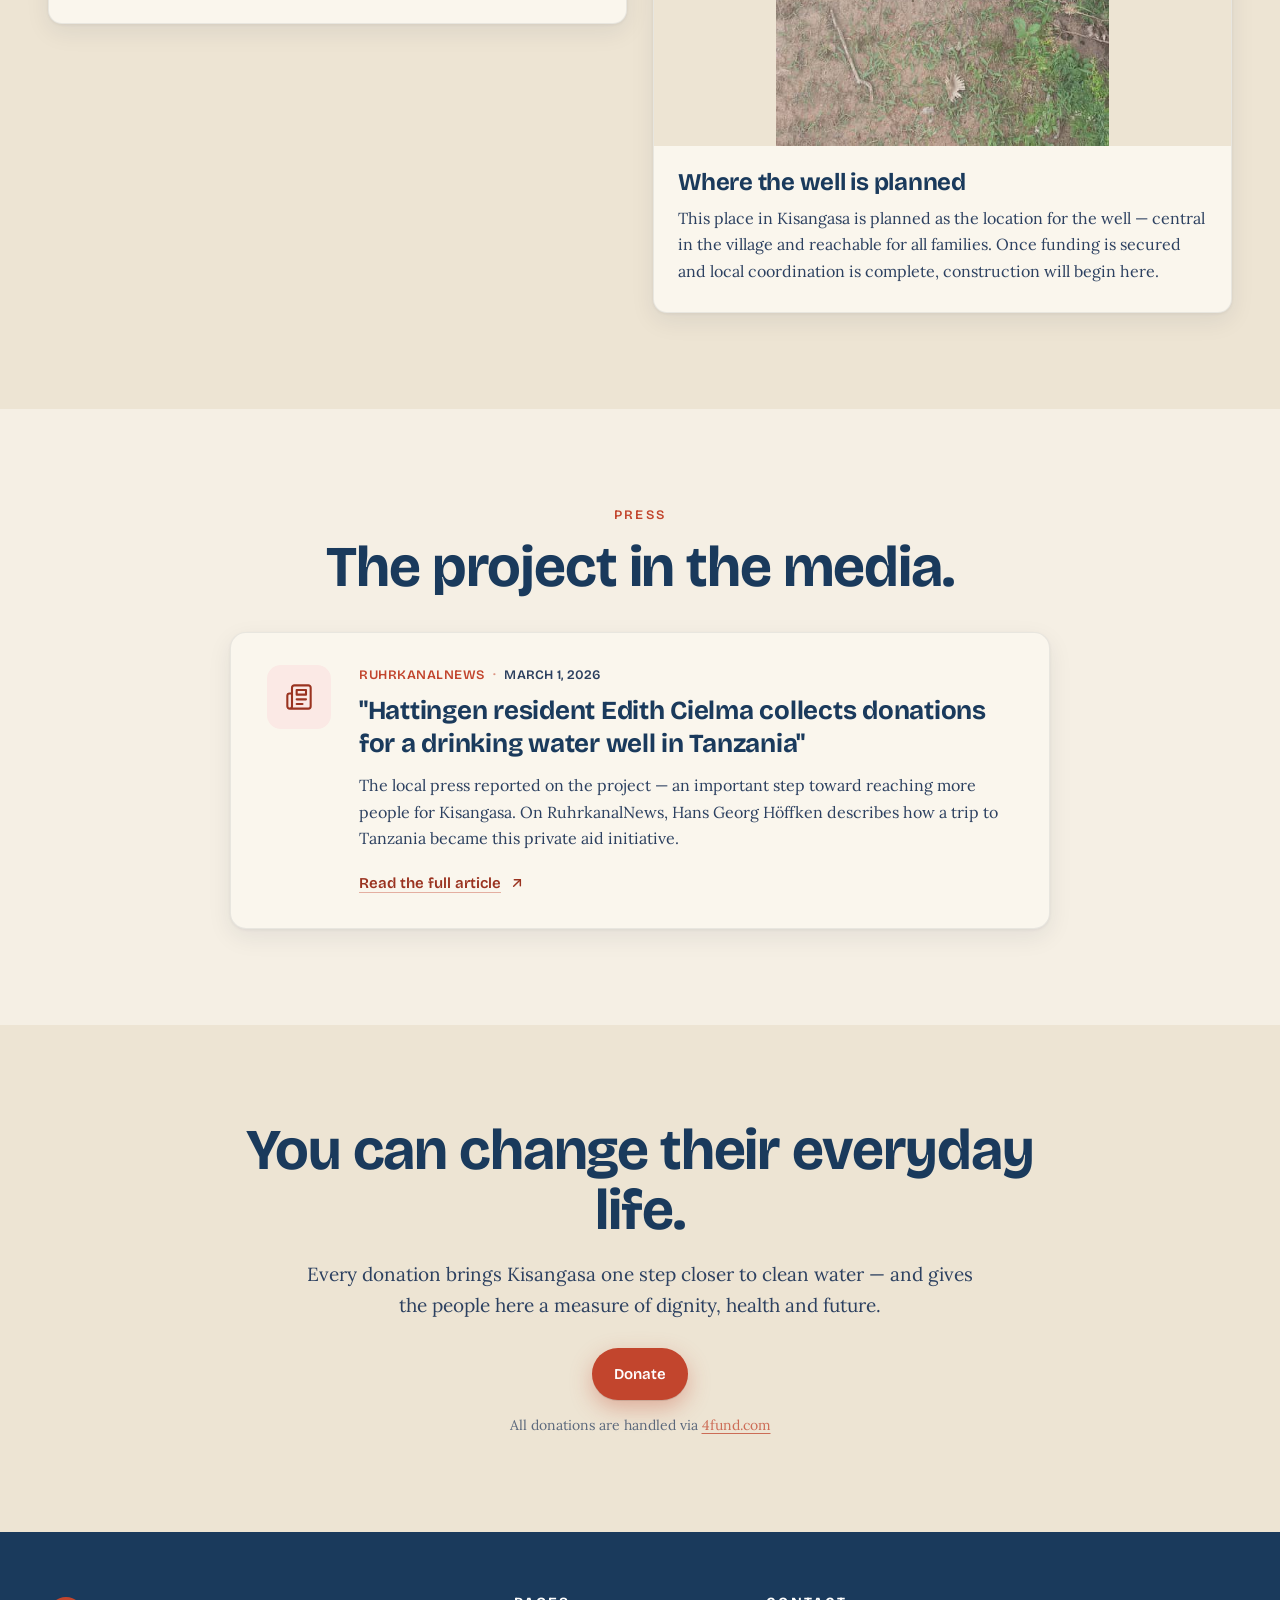
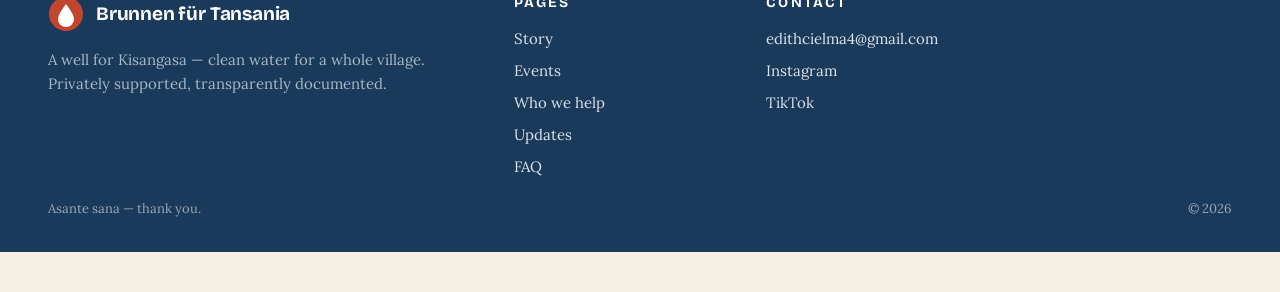
<file: gallery/index.html>
<!DOCTYPE html>
<html lang="en">
<head>
  <meta charset="UTF-8"/>
  <meta name="viewport" content="width=device-width, initial-scale=1.0"/>
  <title>Who we help – Wells for Tanzania</title>
  <meta http-equiv="refresh" content="0; url=/who-we-help/"/>
  <link rel="canonical" href="/who-we-help/"/>
</head>
<body>
  <p><a href="/who-we-help/">Open Who we help</a></p>
</body>
</html>
</file>
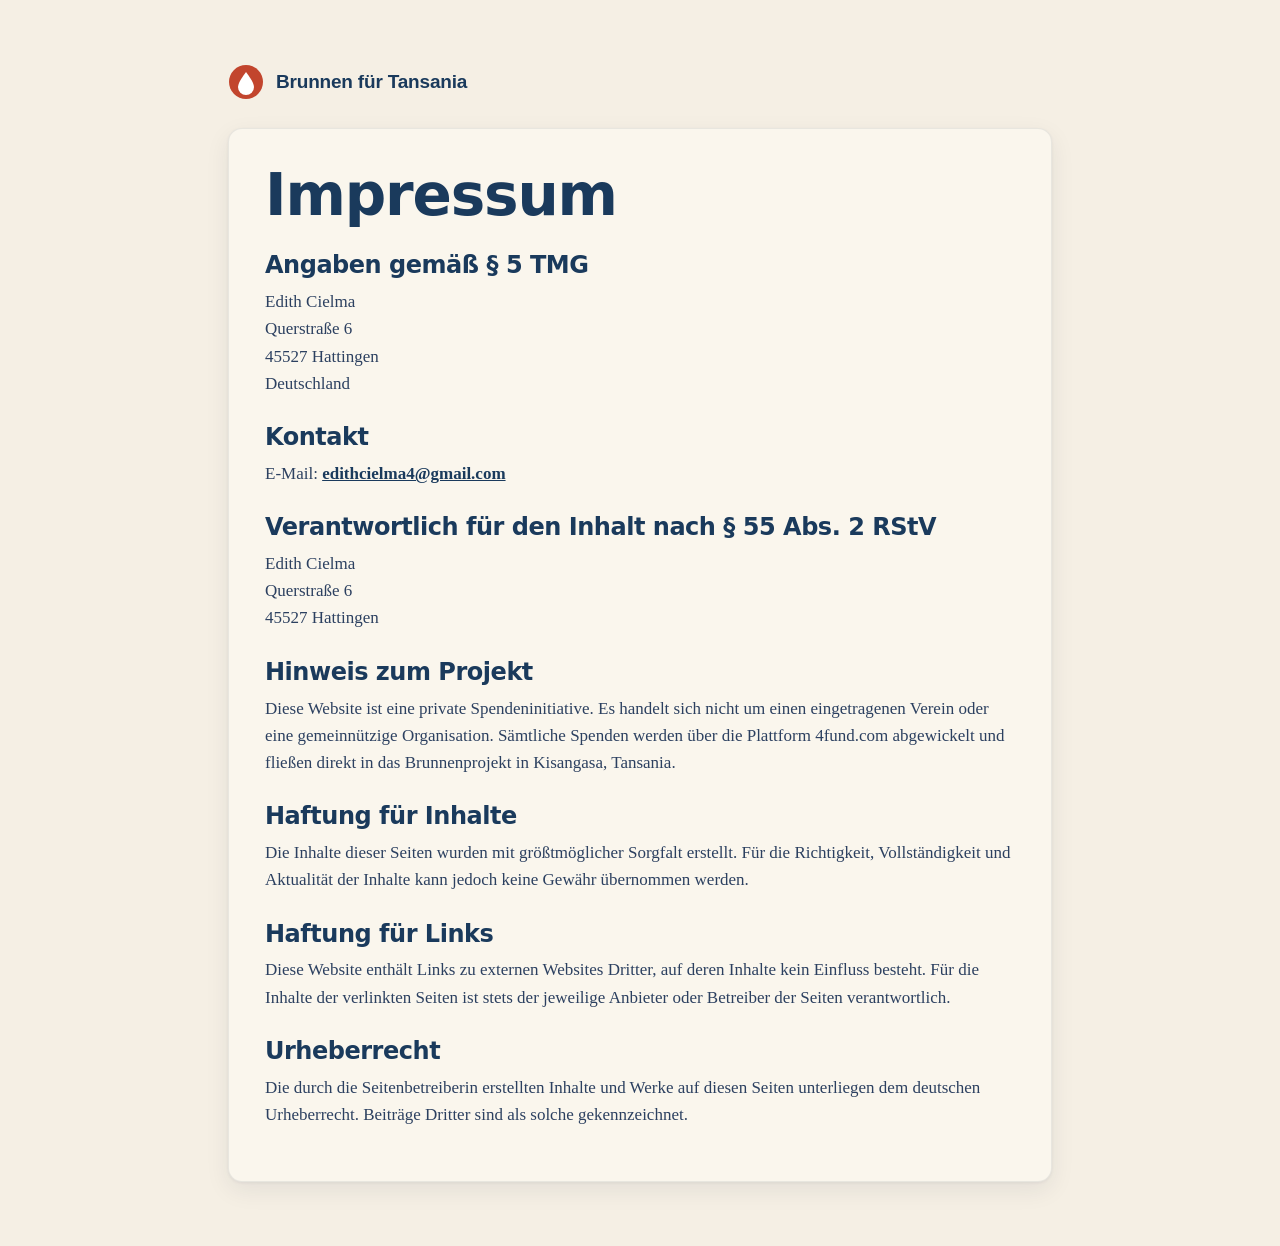
<file: impressum/index.html>
<!DOCTYPE html>
<html lang="de">
<head>
  <meta charset="UTF-8"/>
  <meta name="viewport" content="width=device-width, initial-scale=1.0"/>
  <title>Impressum – Brunnen für Tansania</title>
  <link rel="stylesheet" href="/styles.css"/>
</head>
<body>
  <main class="legal-page">
    <div class="wrap-narrow">
      <a href="/index.html" class="brand legal-brand">
        <svg class="brand-mark" width="36" height="36" viewBox="0 0 36 36" aria-hidden="true">
          <circle cx="18" cy="18" r="17" fill="var(--terracotta)"/>
          <path d="M18 8 C 18 8, 10 18, 10 23 A 8 8 0 0 0 26 23 C 26 18, 18 8, 18 8 Z" fill="white"/>
        </svg>
        <span>Brunnen für Tansania</span>
      </a>
      <div class="legal-card">
        <h1>Impressum</h1>

        <h2>Angaben gemäß § 5 TMG</h2>
        <p>Edith Cielma<br/>Querstraße 6<br/>45527 Hattingen<br/>Deutschland</p>

        <h2>Kontakt</h2>
        <p>E-Mail: <a href="mailto:edithcielma4@gmail.com">edithcielma4@gmail.com</a></p>

        <h2>Verantwortlich für den Inhalt nach § 55 Abs. 2 RStV</h2>
        <p>Edith Cielma<br/>Querstraße 6<br/>45527 Hattingen</p>

        <h2>Hinweis zum Projekt</h2>
        <p>Diese Website ist eine private Spendeninitiative. Es handelt sich nicht um einen eingetragenen Verein oder eine gemeinnützige Organisation. Sämtliche Spenden werden über die Plattform 4fund.com abgewickelt und fließen direkt in das Brunnenprojekt in Kisangasa, Tansania.</p>

        <h2>Haftung für Inhalte</h2>
        <p>Die Inhalte dieser Seiten wurden mit größtmöglicher Sorgfalt erstellt. Für die Richtigkeit, Vollständigkeit und Aktualität der Inhalte kann jedoch keine Gewähr übernommen werden.</p>

        <h2>Haftung für Links</h2>
        <p>Diese Website enthält Links zu externen Websites Dritter, auf deren Inhalte kein Einfluss besteht. Für die Inhalte der verlinkten Seiten ist stets der jeweilige Anbieter oder Betreiber der Seiten verantwortlich.</p>

        <h2>Urheberrecht</h2>
        <p>Die durch die Seitenbetreiberin erstellten Inhalte und Werke auf diesen Seiten unterliegen dem deutschen Urheberrecht. Beiträge Dritter sind als solche gekennzeichnet.</p>
      </div>
    </div>
  </main>
</body>
</html>
</file>
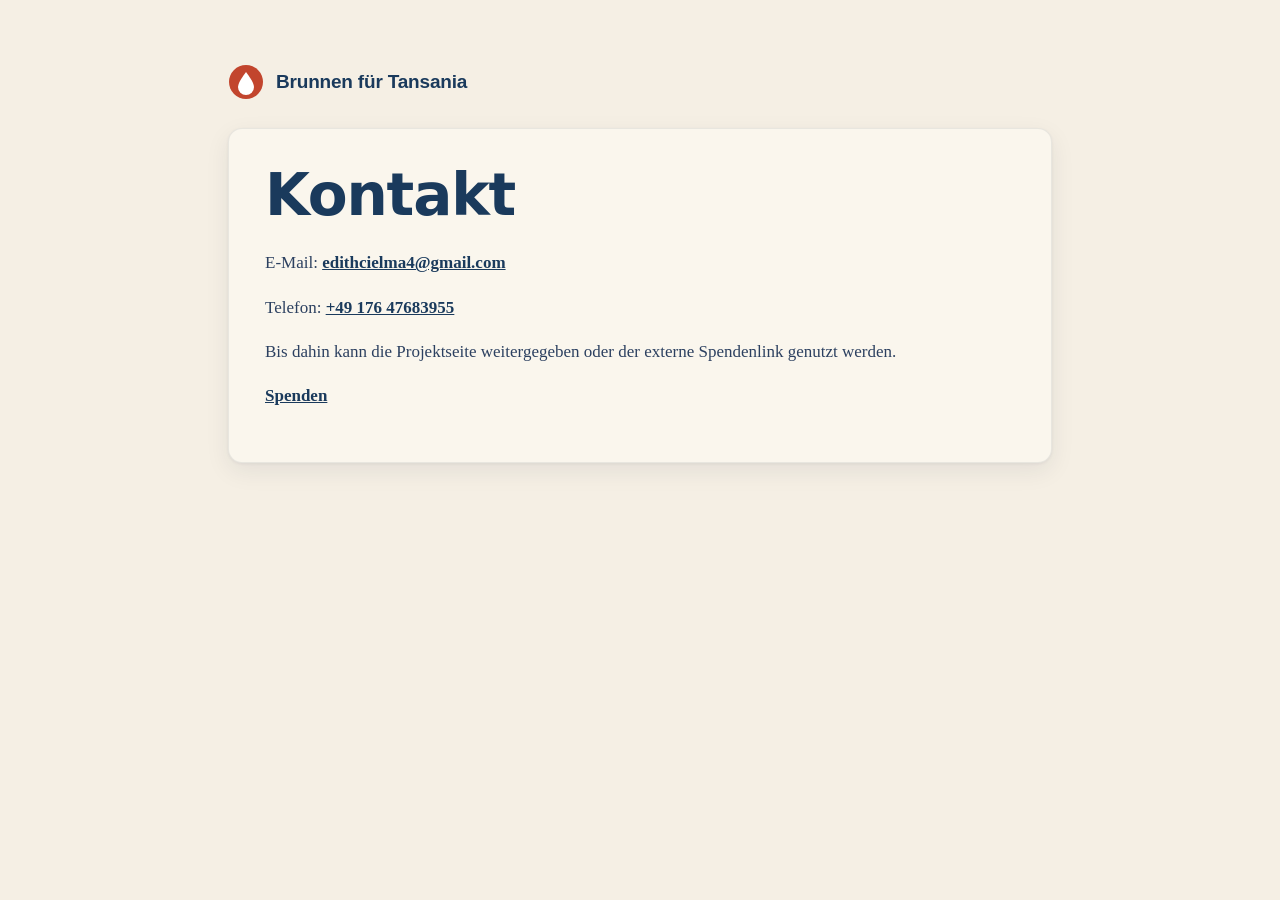
<file: kontakt.html>
<!DOCTYPE html>
<html lang="de">
<head>
  <meta charset="UTF-8"/>
  <meta name="viewport" content="width=device-width, initial-scale=1.0"/>
  <title>Kontakt – Brunnen für Tansania</title>
  <link rel="stylesheet" href="/styles.css"/>
</head>
<body>
  <main class="legal-page">
    <div class="wrap-narrow">
      <a href="/index.html" class="brand legal-brand">
        <svg class="brand-mark" width="36" height="36" viewBox="0 0 36 36" aria-hidden="true">
          <circle cx="18" cy="18" r="17" fill="var(--terracotta)"/>
          <path d="M18 8 C 18 8, 10 18, 10 23 A 8 8 0 0 0 26 23 C 26 18, 18 8, 18 8 Z" fill="white"/>
        </svg>
        <span>Brunnen für Tansania</span>
      </a>
      <div class="legal-card">
        <h1>Kontakt</h1>
<p>E-Mail: <a href="mailto:edithcielma4@gmail.com">edithcielma4@gmail.com</a></p>
        <p>Telefon: <a href="tel:+4917647683955">+49 176 47683955</a></p>        <p>Bis dahin kann die Projektseite weitergegeben oder der externe Spendenlink genutzt werden.</p>
        <p><a href="https://4fund.com/de/yhn7nt?utm_source=ig&utm_medium=social&utm_content=link_in_bio&fbclid=PAdGRleARkhwRleHRuA2FlbQIxMQBzcnRjBmFwcF9pZA8xMjQwMjQ1NzQyODc0MTQAAadxLTn0RMiM_cF4spRfqvKI5ZluJ6rOpw2im27KDv0Z7N9_gJL4AGkHdq9Aow_aem_ghL43DMcSc4AULmgLW4beg" target="_blank" rel="noopener noreferrer">Spenden</a></p>
      </div>
    </div>
  </main>
</body>
</html>
</file>
<file: styles.css>
/* ─────────────────────────────────────────────
   BRUNNEN FÜR TANSANIA — Spendenseite Kisangasa
   Warm, handgemacht, emotional
   ───────────────────────────────────────────── */

:root {
  --paper: #f5efe4;
  --paper-2: #ede4d3;
  --ink: #1a2942;
  --ink-soft: #2c4060;
  --blue: #1a3a5c;
  --blue-deep: #102845;
  --terracotta: #c2452d;
  --terracotta-deep: #9a3320;
  --gold: #e3a82b;
  --green: #1f6b4a;
  --bone: #faf6ed;

  --shadow-soft: 0 1px 3px rgba(26,41,66,.06), 0 8px 24px rgba(26,41,66,.08);
  --shadow-card: 0 2px 8px rgba(26,41,66,.08), 0 16px 40px rgba(26,41,66,.10);
}

* { box-sizing: border-box; }

html, body {
  margin: 0;
  padding: 0;
  background: var(--paper);
  color: var(--ink);
  font-family: 'Lora', Georgia, serif;
  font-size: 18px;
  line-height: 1.6;
  -webkit-font-smoothing: antialiased;
}

/* ── Type ── */

.display, h1, h2, h3, h4 {
  font-family: 'Bricolage Grotesque', 'Inter', system-ui, sans-serif;
  font-weight: 700;
  letter-spacing: -0.02em;
  line-height: 1.04;
  color: var(--blue);
  margin: 0;
}

h1 { font-size: clamp(48px, 7vw, 96px); }
h2 { font-size: clamp(34px, 4.5vw, 58px); }
h3 { font-size: clamp(22px, 2vw, 28px); letter-spacing: -0.01em; }

.hand {
  font-family: 'Caveat', cursive;
  font-weight: 600;
}

.eyebrow {
  font-family: 'Bricolage Grotesque', sans-serif;
  text-transform: uppercase;
  letter-spacing: 0.18em;
  font-size: 13px;
  font-weight: 600;
  color: var(--terracotta);
}

p { margin: 0 0 1em 0; text-wrap: pretty; }
a { color: inherit; }

/* ── Layout ── */

.wrap {
  max-width: 1240px;
  margin: 0 auto;
  padding: 0 28px;
}
.wrap-narrow {
  max-width: 880px;
  margin: 0 auto;
  padding: 0 28px;
}
section {
  padding: 96px 0;
  position: relative;
}
@media (max-width: 760px) {
  section { padding: 64px 0; }
  .wrap, .wrap-narrow { padding: 0 20px; }
}

/* ── Navigation ── */

.nav {
  position: sticky;
  top: 0;
  z-index: 50;
  background: color-mix(in oklab, var(--paper) 85%, transparent);
  backdrop-filter: blur(12px);
  -webkit-backdrop-filter: blur(12px);
  border-bottom: 1px solid color-mix(in oklab, var(--ink) 8%, transparent);
}
.nav-inner {
  display: flex;
  align-items: center;
  justify-content: space-between;
  padding: 18px 28px;
  max-width: 1240px;
  margin: 0 auto;
  gap: 16px;
}
.brand {
  display: flex;
  align-items: center;
  gap: 12px;
  font-family: 'Bricolage Grotesque', sans-serif;
  font-weight: 700;
  font-size: 19px;
  letter-spacing: -0.01em;
  color: var(--blue);
  text-decoration: none;
}
.brand-mark {
  width: 36px; height: 36px;
  display: grid; place-items: center;
}
.nav-links {
  display: flex;
  gap: 28px;
  align-items: center;
}
.nav-links a {
  text-decoration: none;
  font-family: 'Bricolage Grotesque', sans-serif;
  font-weight: 500;
  font-size: 15px;
  color: var(--ink-soft);
  transition: color .2s;
}
.nav-links a:hover { color: var(--terracotta); }
/* Mobile-Nav-Verhalten wird unten im großen Mobile-Block definiert */

.lang-toggle {
  background: transparent;
  border: 1px solid color-mix(in oklab, var(--ink) 18%, transparent);
  border-radius: 999px;
  padding: 6px 12px;
  display: inline-flex;
  gap: 4px;
  align-items: center;
  font-family: 'Bricolage Grotesque', sans-serif;
  font-size: 12px;
  font-weight: 600;
  color: var(--ink-soft);
  cursor: pointer;
  letter-spacing: 0.06em;
}
.lang-toggle .on { color: var(--terracotta); }
.lang-sep { opacity: 0.4; }

/* ── Buttons ── */

.btn {
  display: inline-flex;
  align-items: center;
  gap: 10px;
  padding: 14px 22px;
  border-radius: 999px;
  font-family: 'Bricolage Grotesque', sans-serif;
  font-weight: 600;
  font-size: 15px;
  text-decoration: none;
  border: none;
  cursor: pointer;
  transition: transform .15s ease, box-shadow .15s ease, background .2s;
}
.btn-primary {
  background: var(--terracotta);
  color: white;
  box-shadow: 0 1px 0 rgba(0,0,0,.1), 0 8px 22px rgba(194,69,45,.35);
}
.btn-primary:hover {
  transform: translateY(-1px);
  box-shadow: 0 1px 0 rgba(0,0,0,.1), 0 12px 28px rgba(194,69,45,.45);
}
.btn-ghost {
  background: transparent;
  color: var(--blue);
  border: 1.5px solid color-mix(in oklab, var(--blue) 25%, transparent);
}
.btn-ghost:hover { background: color-mix(in oklab, var(--blue) 8%, transparent); }
.btn-blue { background: var(--blue); color: white; }
.btn-blue:hover { background: var(--blue-deep); }

/* ─── Who We Help Page ─── */

.help-hero {
  padding: 96px 0 76px;
  background: var(--paper);
  border-bottom: 1px solid color-mix(in oklab, var(--ink) 7%, transparent);
}
.help-hero-inner {
  max-width: 900px;
}
.help-hero h1 {
  margin-top: 16px;
  margin-bottom: 28px;
}
.help-hero .lede {
  max-width: 760px;
  font-size: 21px;
  line-height: 1.55;
  color: var(--ink-soft);
}
.section-kicker {
  margin-bottom: 34px;
}
.section-kicker h2 {
  margin-top: 12px;
}
.help-people-section,
.help-press-section {
  background: var(--paper);
}
.help-daily-section,
.help-cta-section {
  background: var(--paper-2);
}
.people-grid {
  display: grid;
  grid-template-columns: repeat(3, 1fr);
  gap: 24px;
}
.person-card,
.daily-card,
.press-card {
  background: var(--bone);
  border: 1px solid color-mix(in oklab, var(--ink) 8%, transparent);
  border-radius: 14px;
  overflow: hidden;
  box-shadow: var(--shadow-soft);
  transition: transform .25s ease, box-shadow .25s ease;
}
.person-card:hover,
.daily-card:hover,
.press-card:hover {
  transform: translateY(-4px);
  box-shadow: var(--shadow-card);
}
.person-card img {
  display: block;
  width: 100%;
  aspect-ratio: 4 / 5;
  object-fit: cover;
  object-position: center top;
}
.person-card-body {
  padding: 22px 22px 24px;
}
.person-card h3 {
  margin-bottom: 4px;
  font-size: 26px;
}
.person-age {
  margin-bottom: 12px;
  color: var(--terracotta);
  font-family: 'Bricolage Grotesque', sans-serif;
  font-size: 13px;
  font-weight: 700;
  letter-spacing: .08em;
  text-transform: uppercase;
}
.person-card p,
.daily-card p,
.press-card p {
  margin: 0;
  color: var(--ink-soft);
  font-size: 16px;
  line-height: 1.65;
}
.people-consent-note {
  max-width: 820px;
  margin: 24px auto 0;
  color: var(--ink-soft);
  font-size: 15px;
  line-height: 1.6;
  text-align: center;
}
.daily-grid {
  display: grid;
  grid-template-columns: repeat(2, 1fr);
  gap: 26px;
  align-items: start;
}
.daily-card img {
  display: block;
  width: 100%;
  aspect-ratio: 4 / 3;
  object-fit: cover;
  object-position: center top;
  background: var(--paper-2);
}
/* Portrait-Bild des geplanten Brunnenstandorts: Container an Bild anpassen,
   damit nichts weggeschnitten wird */
.daily-card.daily-card-portrait img,
.daily-card img[src*="image-29"] {
  aspect-ratio: 4 / 5;
  object-fit: contain;
  object-position: center;
}
.daily-card-body,
.press-card-body {
  padding: 24px 24px 28px;
}
.daily-card h3,
.press-card h3 {
  margin-bottom: 10px;
  font-size: 24px;
}
.press-card {
  max-width: 900px;
  margin: 0 auto;
}
.press-card .image-zoom-trigger {
  aspect-ratio: 3 / 2;
}
.press-card img {
  display: block;
  width: 100%;
  height: 100%;
  object-fit: cover;
  object-position: center top;
}
.help-cta {
  max-width: 820px;
  margin: 0 auto;
  text-align: center;
}
.help-cta h2 {
  margin-bottom: 18px;
}
.help-cta p {
  max-width: 680px;
  margin: 0 auto 28px;
  color: var(--ink-soft);
  font-size: 19px;
  line-height: 1.6;
}
.cta-note,
.help-cta .cta-note {
  margin-top: 14px;
  margin-bottom: 0;
  font-size: 14px;
  color: var(--ink-soft);
  opacity: 0.75;
}
.cta-note a {
  color: var(--terracotta);
  text-decoration: underline;
  text-underline-offset: 3px;
}
@media (max-width: 960px) {
  .people-grid {
    grid-template-columns: repeat(2, 1fr);
  }
  .daily-grid {
    grid-template-columns: 1fr;
  }
}
@media (max-width: 640px) {
  .help-hero {
    padding: 68px 0 56px;
  }
  .people-grid {
    grid-template-columns: 1fr;
  }
  .person-card-body,
  .daily-card-body,
  .press-card-body {
    padding: 20px;
  }
}

/* ── Hand-drawn accents ── */

.hand-underline {
  position: relative;
  display: inline-block;
}
h2 .hand-underline {
  font-family: 'Caveat', cursive;
  font-weight: 700;
  font-size: 1.12em;
  letter-spacing: 0;
}
.hand-underline::after {
  content: '';
  position: absolute;
  left: -4%;
  right: -4%;
  bottom: -8px;
  height: 14px;
  background: url("data:image/svg+xml;utf8,<svg xmlns='http://www.w3.org/2000/svg' viewBox='0 0 200 14' preserveAspectRatio='none'><path d='M2,10 Q 50,2 100,7 T 198,6' stroke='%23c2452d' stroke-width='3.5' fill='none' stroke-linecap='round'/></svg>") no-repeat center / 100% 100%;
}

.heart-svg {
  display: inline-block;
  vertical-align: -0.15em;
  width: 0.95em; height: 0.95em;
  color: var(--terracotta);
}

/* ── Utility ── */
.img-fit { width: 100%; height: 100%; object-fit: cover; display: block; }
.center { text-align: center; }
.muted { color: var(--ink-soft); opacity: 0.85; }
.divider {
  height: 1px;
  background: color-mix(in oklab, var(--ink) 12%, transparent);
  border: none;
  margin: 0;
}

@keyframes float-slow {
  0%, 100% { transform: translateY(0) rotate(var(--rot, 0deg)); }
  50% { transform: translateY(-8px) rotate(var(--rot, 0deg)); }
}

/* ─── Hero ─── */

.hero { padding-top: 56px; padding-bottom: 80px; position: relative; overflow: hidden; }

.hero-grid {
  display: grid;
  grid-template-columns: 1.05fr 1fr;
  gap: 60px;
  align-items: center;
}
@media (max-width: 960px) {
  .hero-grid { grid-template-columns: 1fr; gap: 48px; }
}

.hero-text .eyebrow { margin-bottom: 18px; }
.hero-text h1 { margin-bottom: 24px; }
.hero-text .lede {
  font-size: 20px;
  line-height: 1.5;
  color: var(--ink-soft);
  max-width: 520px;
  margin-bottom: 36px;
}
.hero-cta-row { display: flex; gap: 12px; flex-wrap: wrap; margin-top: 28px; }
.hero-tagline { margin-top: 24px; font-size: 22px; color: var(--terracotta); line-height: 1.2; }

.hero-images {
  position: relative;
  width: 100%;
  aspect-ratio: 1 / 1.05;
  max-width: 560px;
  min-height: 430px;
  margin-left: auto;
}
@media (max-width: 960px) {
  .hero-images { margin: 0 auto; aspect-ratio: 1 / 0.9; max-width: 540px; min-height: 320px; }
}

.hero-img-main {
  position: absolute;
  inset: 0 18% 22% 0;
  border-radius: 8px;
  overflow: hidden;
  box-shadow: var(--shadow-card);
  transform: rotate(-1.5deg);
  background: var(--paper-2);
}
.hero-img-main img,
.hero-img-small img {
  width: 100%;
  height: 100%;
  object-fit: cover;
  display: block;
}
.hero-img-main::before {
  content: '';
  position: absolute;
  top: -12px; left: 30%;
  width: 110px; height: 26px;
  background: rgba(227,168,43,.55);
  transform: rotate(-3deg);
  z-index: 2;
}

.hero-img-caption {
  position: absolute;
  bottom: 14px;
  left: 14px;
  background: rgba(255,255,255,0.92);
  padding: 6px 12px;
  border-radius: 4px;
  font-size: 18px;
  color: var(--blue);
}

.hero-img-small {
  position: absolute;
  border-radius: 6px;
  overflow: hidden;
  box-shadow: var(--shadow-card);
  background: var(--paper-2);
}
.hero-img-1 {
  width: 38%;
  aspect-ratio: 3 / 4;
  right: 0;
  top: 18%;
  transform: rotate(3deg);
  z-index: 3;
}
.hero-img-2 {
  width: 30%;
  aspect-ratio: 1 / 1;
  left: 12%;
  bottom: 0;
  transform: rotate(-4deg);
  z-index: 3;
}

.hero-drop {
  position: absolute;
  top: -2%;
  right: -4%;
  width: 70px;
  filter: drop-shadow(0 6px 12px rgba(26,58,92,.25));
  animation: float-slow 4s ease-in-out infinite;
  z-index: 4;
}

/* Donation card */
.donation-card {
  background: var(--bone);
  border-radius: 18px;
  padding: 22px 24px;
  box-shadow: var(--shadow-soft);
  border: 1px solid color-mix(in oklab, var(--ink) 6%, transparent);
}
.donation-stats {
  display: grid;
  grid-template-columns: 1fr auto 1fr;
  gap: 16px;
  margin-bottom: 16px;
}
.donation-stat-c { text-align: center; }
.donation-stat-r { text-align: right; }
.donation-stat-value {
  font-family: 'Bricolage Grotesque', sans-serif;
  font-size: 26px;
  font-weight: 700;
  color: var(--blue);
  letter-spacing: -0.02em;
  line-height: 1;
}
.donation-stat-value.pct { color: var(--terracotta); }
.donation-stat-label {
  font-size: 13px;
  color: var(--ink-soft);
  margin-top: 4px;
  text-transform: uppercase;
  letter-spacing: 0.08em;
}
.donation-bar-track {
  position: relative;
  height: 16px;
  background: color-mix(in oklab, var(--blue) 10%, transparent);
  border-radius: 999px;
  overflow: visible;
}
.donation-bar-fill {
  position: absolute;
  inset: 0 auto 0 0;
  border-radius: 999px;
  background: linear-gradient(90deg, var(--blue), #2d6da3 60%, #4a9bd3);
  transition: width 1.6s cubic-bezier(.25,.8,.25,1);
  overflow: hidden;
  width: 0;
}
.donation-bar-shine {
  position: absolute;
  inset: 0;
  background: linear-gradient(90deg, transparent, rgba(255,255,255,.35), transparent);
  animation: shine 2.5s ease-in-out infinite;
}
@keyframes shine {
  0% { transform: translateX(-100%); }
  100% { transform: translateX(200%); }
}
.donation-bar-drop {
  position: absolute;
  top: 50%;
  transform: translateY(-50%);
  font-size: 24px;
  filter: drop-shadow(0 2px 4px rgba(0,0,0,.2));
  transition: left 1.6s cubic-bezier(.25,.8,.25,1);
  left: -14px;
}
.donation-remaining {
  margin-top: 14px;
  font-size: 15px;
  color: var(--ink-soft);
}
.donation-remaining strong {
  color: var(--terracotta);
  font-weight: 700;
}
.donation-updated,
.donation-next-update {
  margin-top: 8px;
  font-size: 13px;
  color: var(--ink-soft);
  opacity: 0.85;
}
.donation-next-update {
  font-weight: 700;
  opacity: 1;
}

/* ─── Story ─── */

.story-section {
  background: var(--bone);
  border-top: 1px solid color-mix(in oklab, var(--ink) 6%, transparent);
  border-bottom: 1px solid color-mix(in oklab, var(--ink) 6%, transparent);
}
.story-grid {
  display: grid;
  grid-template-columns: 1.2fr 1fr;
  gap: 80px;
  align-items: start;
}
@media (max-width: 960px) {
  .story-grid { grid-template-columns: 1fr; gap: 56px; }
}
.story-text h2 { margin-top: 14px; margin-bottom: 32px; }

.story-prose p {
  font-size: 19px;
  line-height: 1.7;
  margin-bottom: 18px;
  color: var(--ink-soft);
}
.story-prose .story-highlight {
  font-size: 21px;
  color: var(--ink);
  border-left: 3px solid var(--terracotta);
  padding-left: 20px;
  margin: 28px 0;
  font-style: italic;
}
.story-quote {
  font-family: 'Bricolage Grotesque', sans-serif;
  font-size: 22px;
  line-height: 1.4;
  color: var(--blue);
  font-weight: 600;
  margin: 32px 0;
}
.story-signature {
  margin-top: 32px;
  font-size: 16px;
  color: var(--ink-soft);
}
.story-signature .hand { font-size: 28px; color: var(--terracotta); }

.story-images { position: sticky; top: 100px; }
.story-img-stack { position: relative; aspect-ratio: 1 / 1.1; }

.polaroid {
  position: absolute;
  background: white;
  padding: 12px 12px 50px;
  box-shadow: var(--shadow-card);
  margin: 0;
  overflow: hidden;
}
.polaroid img {
  aspect-ratio: 4 / 5;
  width: 100%;
  object-fit: cover;
}
.polaroid .image-zoom-trigger {
  height: auto;
  aspect-ratio: 4 / 5;
}
.polaroid figcaption {
  position: absolute;
  bottom: 8px;
  left: 0; right: 0;
  text-align: center;
  font-size: 22px;
  color: var(--blue);
}
.polaroid-1 { top: 0; left: 5%; width: 70%; transform: rotate(-3deg); z-index: 2; }
.polaroid-2 { bottom: 0; right: 0; width: 60%; transform: rotate(4deg); z-index: 1; }

/* Werte */
.value-grid {
  display: grid;
  grid-template-columns: repeat(3, 1fr);
  gap: 24px;
  margin-top: 80px;
}
@media (max-width: 760px) {
  .value-grid { grid-template-columns: 1fr; gap: 16px; }
}
.value-card {
  padding: 32px 28px;
  background: white;
  border-radius: 20px;
  border: 1px solid color-mix(in oklab, var(--ink) 6%, transparent);
}
.value-icon {
  width: 56px;
  height: 56px;
  border-radius: 16px;
  display: grid;
  place-items: center;
  margin-bottom: 20px;
  box-shadow: 0 6px 16px color-mix(in oklab, currentColor 20%, transparent);
}
.value-card h3 { margin-bottom: 8px; font-size: 22px; }
.value-card p { margin: 0; font-size: 16px; }

/* ─── Events ─── */

.events-head { margin-bottom: 56px; }
.events-head h2 { margin: 12px auto 16px; max-width: 760px; }
.events-head p { max-width: 580px; margin: 0 auto; font-size: 18px; }

.events-grid {
  display: grid;
  grid-template-columns: repeat(auto-fit, minmax(280px, 1fr));
  gap: 28px;
}
@media (max-width: 960px) {
  .events-grid { grid-template-columns: 1fr; }
}
.event-card {
  background: var(--bone);
  border-radius: 20px;
  overflow: hidden;
  border: 1px solid color-mix(in oklab, var(--ink) 6%, transparent);
  box-shadow: var(--shadow-soft);
  display: flex;
  flex-direction: column;
  transition: transform .25s, box-shadow .25s;
}
.event-card:hover {
  transform: translateY(-4px);
  box-shadow: var(--shadow-card);
}
.event-img-wrap {
  aspect-ratio: 4 / 3;
  overflow: hidden;
  position: relative;
  background: var(--paper-2);
}
.image-zoom-trigger {
  width: 100%;
  height: 100%;
  display: block;
  padding: 0;
  border: 0;
  background: transparent;
  cursor: pointer;
  overflow: hidden;
  position: relative;
  font: inherit;
}
.image-zoom-trigger img { transition: transform .8s cubic-bezier(.2,.8,.2,1), filter .35s ease; }
.image-zoom-trigger:hover img,
.image-zoom-trigger:focus-visible img,
.event-card:hover .image-zoom-trigger img {
  transform: scale(1.06) rotate(.4deg);
  filter: saturate(1.08) contrast(1.04);
}
.image-zoom-trigger:focus-visible {
  outline: 3px solid color-mix(in oklab, var(--terracotta) 70%, white);
  outline-offset: -3px;
}
.image-zoom-cue {
  position: absolute;
  right: 14px;
  bottom: 14px;
  z-index: 2;
  width: 38px;
  height: 38px;
  border-radius: 50%;
  display: grid;
  place-items: center;
  background: rgba(255,255,255,.92);
  color: var(--blue);
  font-family: 'Bricolage Grotesque', sans-serif;
  font-size: 24px;
  font-weight: 700;
  line-height: 1;
  box-shadow: 0 8px 20px rgba(0,0,0,.18);
  transform: translateY(8px) scale(.85);
  opacity: 0;
  transition: opacity .25s ease, transform .25s ease, background .2s ease;
}
.image-zoom-trigger:hover .image-zoom-cue,
.image-zoom-trigger:focus-visible .image-zoom-cue,
.event-card:hover .image-zoom-cue {
  transform: translateY(0) scale(1);
  opacity: 1;
}
.event-cake-overlay {
  position: absolute;
  bottom: 12px; right: 12px;
  width: 80px; height: 80px;
  border-radius: 12px;
  overflow: hidden;
  border: 3px solid white;
  box-shadow: 0 6px 16px rgba(0,0,0,.25);
  background: var(--paper);
}
.event-upcoming {
  position: absolute;
  top: 14px; right: 14px;
  background: var(--gold);
  color: var(--ink);
  padding: 5px 12px;
  border-radius: 999px;
  font-family: 'Bricolage Grotesque', sans-serif;
  font-size: 12px;
  font-weight: 600;
  text-transform: uppercase;
  letter-spacing: 0.08em;
}
.event-body {
  padding: 24px 24px 28px;
  display: flex;
  flex-direction: column;
  flex: 1;
}
.event-meta {
  display: flex;
  align-items: center;
  gap: 12px;
  margin-bottom: 12px;
  font-size: 12px;
  text-transform: uppercase;
  letter-spacing: 0.1em;
}
.event-tag {
  font-family: 'Bricolage Grotesque', sans-serif;
  font-weight: 600;
  padding: 4px 10px;
  border-radius: 999px;
}
.event-card-blue .event-tag { background: color-mix(in oklab, var(--blue) 12%, transparent); color: var(--blue); }
.event-card-red .event-tag { background: color-mix(in oklab, var(--terracotta) 12%, transparent); color: var(--terracotta-deep); }
.event-card-gold .event-tag { background: color-mix(in oklab, var(--gold) 25%, transparent); color: #6b4d10; }
.event-date { color: var(--ink-soft); font-weight: 500; }
.event-card h3 { margin-bottom: 10px; }
.event-card p { font-size: 16px; }
.event-stat {
  margin-top: auto;
  padding-top: 18px;
  display: flex;
  align-items: baseline;
  gap: 8px;
  border-top: 1px dashed color-mix(in oklab, var(--ink) 15%, transparent);
}
.event-where {
  font-family: 'Bricolage Grotesque', sans-serif;
  font-size: 14px;
  color: var(--ink-soft);
  font-weight: 500;
}
.events-foot { margin-top: 56px; }
.events-foot .hand { font-size: 26px; color: var(--terracotta); margin-bottom: 16px; }

.planned-action {
  display: grid;
  grid-template-columns: minmax(260px, 380px) 1fr;
  gap: 28px;
  align-items: stretch;
  max-width: 980px;
  margin: 0 auto 56px;
  background: white;
  border: 1px solid color-mix(in oklab, var(--ink) 8%, transparent);
  border-radius: 16px;
  overflow: hidden;
  box-shadow: var(--shadow-soft);
}
.planned-action-media {
  position: relative;
  min-height: 300px;
  background: var(--paper-2);
}
.planned-action-media .image-zoom-trigger {
  position: absolute;
  inset: 0;
}
.planned-action-media img {
  object-position: center top;
}
.planned-action-media .image-zoom-trigger:hover img,
.planned-action-media .image-zoom-trigger:focus-visible img {
  transform: scale(1.07) rotate(-.35deg);
}
.poster-label {
  position: absolute;
  top: 14px;
  left: 14px;
  padding: 5px 12px;
  border-radius: 999px;
  background: rgba(255,255,255,.92);
  color: var(--blue);
  font-family: 'Bricolage Grotesque', sans-serif;
  font-size: 12px;
  font-weight: 700;
  letter-spacing: .08em;
  text-transform: uppercase;
}

.image-lightbox {
  position: fixed;
  inset: 0;
  z-index: 100;
  display: grid;
  place-items: center;
  padding: 28px;
  background: rgba(16,40,69,.76);
  backdrop-filter: blur(8px);
  -webkit-backdrop-filter: blur(8px);
  opacity: 0;
  pointer-events: none;
  transition: opacity .28s ease;
}
.image-lightbox.open {
  opacity: 1;
  pointer-events: auto;
}
.image-lightbox-inner {
  position: relative;
  max-width: min(920px, 92vw);
  max-height: 86vh;
  transform: translateY(18px) scale(.94);
  opacity: 0;
  transition: transform .34s cubic-bezier(.2,.8,.2,1), opacity .24s ease;
}
.image-lightbox.open .image-lightbox-inner {
  transform: translateY(0) scale(1);
  opacity: 1;
}
.image-lightbox img {
  display: block;
  max-width: 100%;
  max-height: 86vh;
  border-radius: 14px;
  object-fit: contain;
  box-shadow: 0 24px 80px rgba(0,0,0,.36);
}
.image-lightbox-close {
  position: absolute;
  top: -16px;
  right: -16px;
  width: 42px;
  height: 42px;
  border: 0;
  border-radius: 50%;
  display: grid;
  place-items: center;
  background: white;
  color: var(--blue);
  font-family: 'Bricolage Grotesque', sans-serif;
  font-size: 26px;
  line-height: 1;
  cursor: pointer;
  box-shadow: 0 10px 30px rgba(0,0,0,.28);
}
.image-lightbox-close:focus-visible {
  outline: 3px solid var(--gold);
  outline-offset: 3px;
}
.planned-action-body {
  padding: 30px 30px 32px 0;
  display: flex;
  flex-direction: column;
}
.planned-action .event-tag {
  background: color-mix(in oklab, var(--gold) 25%, transparent);
  color: #6b4d10;
}
.planned-action h3 {
  margin-bottom: 12px;
}
.planned-action p {
  font-size: 17px;
}
@media (max-width: 760px) {
  .planned-action {
    grid-template-columns: 1fr;
  }
  .planned-action-media {
    min-height: 360px;
  }
  .planned-action-body {
    padding: 24px;
  }
}

/* ─── Example Images ─── */

.example-section {
  background: var(--paper);
  padding: 96px 0;
  border-top: 1px solid color-mix(in oklab, var(--ink) 6%, transparent);
  border-bottom: 1px solid color-mix(in oklab, var(--ink) 6%, transparent);
}
.example-head {
  max-width: 760px;
  margin: 0 auto 28px;
}
.example-head h2 { margin-top: 12px; }
.example-notice {
  max-width: 900px;
  margin: 0 auto 34px;
  display: flex;
  gap: 14px;
  align-items: flex-start;
  padding: 18px 20px;
  border-radius: 12px;
  background: color-mix(in oklab, var(--gold) 18%, white);
  border: 1px solid color-mix(in oklab, var(--gold) 35%, transparent);
  color: var(--blue);
}
.example-notice span {
  flex: 0 0 auto;
  width: 26px;
  height: 26px;
  border-radius: 50%;
  display: inline-flex;
  align-items: center;
  justify-content: center;
  background: var(--gold);
  color: var(--ink);
  font-family: 'Bricolage Grotesque', sans-serif;
  font-weight: 800;
}
.example-notice p {
  margin: 0;
  font-size: 16px;
  line-height: 1.55;
}
.example-grid {
  display: grid;
  grid-template-columns: repeat(3, 1fr);
  gap: 20px;
}
.example-card {
  margin: 0;
  background: var(--bone);
  border-radius: 14px;
  overflow: hidden;
  border: 1px solid color-mix(in oklab, var(--ink) 8%, transparent);
  box-shadow: var(--shadow-soft);
}
.example-img-wrap {
  position: relative;
  aspect-ratio: 4 / 3;
  overflow: hidden;
  background: var(--paper-2);
}
.example-badge {
  position: absolute;
  top: 12px;
  left: 12px;
  z-index: 2;
  padding: 6px 10px;
  border-radius: 999px;
  background: var(--blue);
  color: white;
  font-family: 'Bricolage Grotesque', sans-serif;
  font-size: 12px;
  font-weight: 700;
  letter-spacing: 0.08em;
  text-transform: uppercase;
  box-shadow: 0 4px 12px rgba(0,0,0,.18);
}
.example-card figcaption {
  padding: 16px 18px 18px;
  color: var(--ink-soft);
  font-size: 15px;
  line-height: 1.5;
}
@media (max-width: 960px) {
  .example-grid { grid-template-columns: 1fr; }
}

/* ─── Updates Timeline ─── */

.updates-section {
  background: var(--bone);
  padding: 96px 0;
  border-top: 1px solid color-mix(in oklab, var(--ink) 6%, transparent);
}
.updates-head { margin-bottom: 48px; }
.updates-head h2 { margin: 12px 0; }
.updates-head p { max-width: 540px; margin: 0 auto; font-size: 18px; }

.updates-list {
  max-width: 720px;
  margin: 0 auto;
  position: relative;
}
.updates-list::before {
  content: '';
  position: absolute;
  left: 8px;
  top: 12px;
  bottom: 12px;
  width: 2px;
  background: color-mix(in oklab, var(--blue) 18%, transparent);
}
.update-row {
  display: grid;
  grid-template-columns: 32px 130px 1fr;
  gap: 16px;
  align-items: start;
  padding: 22px 0;
  position: relative;
}
.update-dot {
  width: 18px; height: 18px;
  border-radius: 50%;
  background: var(--terracotta);
  border: 4px solid var(--bone);
  box-shadow: 0 0 0 2px color-mix(in oklab, var(--terracotta) 40%, transparent);
  margin-top: 6px;
  margin-left: -1px;
  z-index: 2;
}
.update-date {
  font-family: 'Bricolage Grotesque', sans-serif;
  font-weight: 600;
  font-size: 13px;
  color: var(--ink-soft);
  text-transform: uppercase;
  letter-spacing: 0.1em;
  padding-top: 8px;
}
.update-body h3 { font-size: 22px; margin-bottom: 6px; }
.update-body p { font-size: 16px; margin: 0; }
@media (max-width: 640px) {
  .update-row { grid-template-columns: 28px 1fr; }
  .update-date { grid-column: 2; padding-top: 0; margin-bottom: 4px; }
  .update-body { grid-column: 2; }
}

/* ─── About ─── */

.about-section {
  background: var(--paper);
  border-top: 1px solid color-mix(in oklab, var(--ink) 6%, transparent);
  border-bottom: 1px solid color-mix(in oklab, var(--ink) 6%, transparent);
}
.about-grid {
  display: grid;
  grid-template-columns: 1fr 1.3fr;
  gap: 60px;
  align-items: center;
}
@media (max-width: 960px) {
  .about-grid { grid-template-columns: 1fr; gap: 40px; }
}
.about-text h2 { margin-top: 12px; margin-bottom: 24px; }
.about-text p { font-size: 19px; line-height: 1.6; margin-bottom: 18px; }
.about-text p.muted { margin-bottom: 24px; color: var(--ink-soft); }
.about-img-wrap {
  position: relative;
  aspect-ratio: 4 / 5;
  border-radius: 12px;
  overflow: hidden;
  box-shadow: var(--shadow-card);
  transform: rotate(-1deg);
}
.about-img-tag {
  position: absolute;
  bottom: 18px; left: 18px;
  background: white;
  padding: 8px 16px;
  border-radius: 4px;
  font-size: 22px;
  color: var(--blue);
  box-shadow: 0 4px 10px rgba(0,0,0,.1);
}
.about-quote {
  background: var(--paper-2);
  border-left: 4px solid var(--terracotta);
  padding: 24px 28px;
  border-radius: 8px;
  margin: 0;
  line-height: 1.4;
}
.about-quote .hand { font-size: 28px; color: var(--terracotta); line-height: 1.3; }

/* ─── Transparenz ─── */

.transparency-section {
  background: var(--paper);
  padding: 96px 0;
  border-top: 1px solid color-mix(in oklab, var(--ink) 6%, transparent);
}
.transparency-head { margin-bottom: 42px; }
.transparency-head h2 { margin-top: 12px; }
.transparency-grid {
  display: grid;
  grid-template-columns: repeat(3, 1fr);
  gap: 18px;
}
.transparency-card {
  background: var(--bone);
  border: 1px solid color-mix(in oklab, var(--ink) 8%, transparent);
  border-radius: 14px;
  padding: 24px;
  box-shadow: var(--shadow-soft);
}
.transparency-card h3 {
  font-size: 20px;
  margin-bottom: 10px;
}
.transparency-card p {
  margin: 0;
  color: var(--ink-soft);
  font-size: 16px;
}
@media (max-width: 960px) {
  .transparency-grid { grid-template-columns: 1fr 1fr; }
}
@media (max-width: 640px) {
  .transparency-grid { grid-template-columns: 1fr; }
}

/* ─── FAQ ─── */

.faq-head { margin-bottom: 48px; }
.faq-head h2 { margin-top: 12px; }
.faq-list {
  display: flex;
  flex-direction: column;
  gap: 8px;
}
.faq-item {
  background: var(--bone);
  border: 1px solid color-mix(in oklab, var(--ink) 8%, transparent);
  border-radius: 14px;
  overflow: hidden;
  transition: border-color .2s;
}
.faq-item.open { border-color: var(--terracotta); }
.faq-q {
  width: 100%;
  background: transparent;
  border: 0;
  padding: 18px 22px;
  display: flex;
  justify-content: space-between;
  align-items: center;
  cursor: pointer;
  text-align: left;
  font-family: 'Bricolage Grotesque', sans-serif;
  font-size: 17px;
  font-weight: 600;
  color: var(--blue);
}
.faq-icon {
  font-family: monospace;
  font-size: 22px;
  color: var(--terracotta);
  width: 28px;
  text-align: center;
}
.faq-a {
  padding: 0 22px 20px;
  color: var(--ink-soft);
  font-size: 16px;
  line-height: 1.6;
  display: none;
}
.faq-item.open .faq-a { display: block; }

/* ─── Spenden CTA ─── */

.cta-section {
  background: var(--blue);
  color: white;
  padding: 96px 0 72px;
  position: relative;
  overflow: hidden;
  min-height: 560px;
}
.cta-section h2 { color: white; margin-top: 12px; margin-bottom: 24px; }
.cta-section .eyebrow { color: var(--gold); }
.cta-section .lede { font-size: 19px; opacity: 0.9; max-width: 480px; margin-bottom: 32px; }
.cta-title-em { color: var(--gold); font-weight: 600; }

.cta-waves {
  position: absolute;
  inset: auto 0 0 0;
  width: 100%;
  height: 120px;
  pointer-events: none;
}
.cta-grid {
  display: grid;
  grid-template-columns: 1fr 1fr;
  gap: 60px;
  align-items: center;
  position: relative;
  z-index: 2;
}
@media (max-width: 960px) {
  .cta-grid { grid-template-columns: 1fr; gap: 40px; }
}

.trust-list {
  display: flex;
  flex-direction: column;
  gap: 12px;
  margin-top: 12px;
}
.trust-item {
  display: flex;
  align-items: center;
  gap: 10px;
  font-size: 16px;
  opacity: 0.95;
}

.donate-form {
  background: white;
  color: var(--ink);
  border-radius: 24px;
  padding: 32px;
  box-shadow: 0 24px 60px rgba(0,0,0,.25);
}
.donate-form-label {
  font-family: 'Bricolage Grotesque', sans-serif;
  font-size: 13px;
  text-transform: uppercase;
  letter-spacing: 0.12em;
  color: var(--ink-soft);
  margin-bottom: 14px;
}
.donate-presets {
  display: grid;
  grid-template-columns: repeat(5, 1fr) 1.4fr;
  gap: 8px;
  margin-bottom: 18px;
}
@media (max-width: 540px) {
  .donate-presets { grid-template-columns: repeat(3, 1fr); }
  .donate-custom { grid-column: span 3; }
}
.donate-preset {
  padding: 12px 6px;
  border: 1.5px solid color-mix(in oklab, var(--ink) 12%, transparent);
  border-radius: 12px;
  background: white;
  font-family: 'Bricolage Grotesque', sans-serif;
  font-weight: 600;
  font-size: 15px;
  cursor: pointer;
  color: var(--ink);
  transition: all .15s;
}
.donate-preset:hover { border-color: var(--terracotta); }
.donate-preset.active {
  background: var(--terracotta);
  border-color: var(--terracotta);
  color: white;
}
.donate-custom {
  padding: 12px 14px;
  border: 1.5px solid color-mix(in oklab, var(--ink) 12%, transparent);
  border-radius: 12px;
  font-family: 'Bricolage Grotesque', sans-serif;
  font-weight: 600;
  font-size: 15px;
  width: 100%;
  outline: none;
}
.donate-custom:focus { border-color: var(--terracotta); }

.donate-impact {
  background: color-mix(in oklab, var(--gold) 15%, transparent);
  padding: 14px 16px;
  border-radius: 12px;
  font-size: 15px;
  margin-bottom: 20px;
  color: var(--blue);
}
.donate-impact .hand { font-size: 20px; color: var(--terracotta); }
.donate-impact strong { color: var(--terracotta); font-size: 17px; }

.donate-submit {
  width: 100%;
  justify-content: center;
  font-size: 17px;
  padding: 18px;
}
.donate-methods {
  margin-top: 16px;
  display: flex;
  align-items: center;
  gap: 14px;
  font-size: 13px;
  color: var(--ink-soft);
  justify-content: center;
}
.donate-method {
  text-decoration: none;
  font-weight: 600;
  color: var(--blue);
  border-bottom: 1px dashed color-mix(in oklab, var(--blue) 30%, transparent);
}
.donate-method:hover { color: var(--terracotta); border-bottom-color: var(--terracotta); }

.floating-donate {
  position: fixed;
  right: 24px;
  bottom: 24px;
  z-index: 90;
  display: inline-flex;
  align-items: center;
  justify-content: center;
  min-height: 46px;
  padding: 12px 18px;
  border-radius: 12px;
  background: var(--terracotta);
  color: white;
  font-family: 'Bricolage Grotesque', 'Inter', system-ui, sans-serif;
  font-size: 15px;
  font-weight: 700;
  line-height: 1;
  text-decoration: none;
  box-shadow: 0 10px 28px rgba(26,41,66,.22);
  opacity: 0;
  pointer-events: none;
  transform: translateY(12px);
  transition: opacity .3s ease, transform .3s ease, background .2s ease;
}
.floating-donate:hover { background: var(--terracotta-deep); }
.floating-donate.show {
  opacity: 1;
  pointer-events: auto;
  transform: translateY(0);
}
@media (max-width: 640px) {
  .floating-donate {
    right: 20px;
    left: 20px;
    bottom: 16px;
    min-height: 42px;
    padding: 11px 15px;
    font-size: 14px;
    width: auto;
  }
}

/* ─── Legal Pages ─── */

.legal-page {
  min-height: 100vh;
  padding: 64px 0;
  background: var(--paper);
}
.legal-brand {
  margin-bottom: 28px;
}
.legal-card {
  background: var(--bone);
  border: 1px solid color-mix(in oklab, var(--ink) 8%, transparent);
  border-radius: 14px;
  padding: 36px;
  box-shadow: var(--shadow-soft);
}
.legal-card h1 {
  font-size: clamp(36px, 5vw, 58px);
  margin-bottom: 24px;
}
.legal-card h2 {
  font-size: 24px;
  margin: 28px 0 10px;
}
.legal-card p {
  color: var(--ink-soft);
  font-size: 17px;
}
.legal-card ul {
  color: var(--ink-soft);
  font-size: 17px;
  margin: 0 0 1em 1.2em;
  padding: 0;
}
.legal-card a {
  color: var(--blue);
  font-weight: 600;
}

/* ─── Footer ─── */

footer {
  background: var(--blue);
  color: color-mix(in oklab, white 80%, var(--blue));
  padding: 64px 0 32px;
  margin-top: 0;
}
footer h4 {
  color: white;
  font-family: 'Bricolage Grotesque', sans-serif;
  font-size: 14px;
  text-transform: uppercase;
  letter-spacing: 0.15em;
  margin: 0 0 16px;
}
footer a { color: white; opacity: 0.85; text-decoration: none; }
footer a:hover { opacity: 1; }
.footer-grid {
  display: grid;
  grid-template-columns: 2fr 1fr 1fr 1fr;
  gap: 40px;
}
@media (max-width: 760px) {
  .footer-grid { grid-template-columns: 1fr 1fr; gap: 32px; }
  .footer-grid > div:first-child { grid-column: span 2; }
}
.footer-col-list { display: flex; flex-direction: column; gap: 8px; font-size: 15px; }
.footer-social {
  display: inline-flex;
  align-items: center;
  gap: 8px;
}
.footer-social svg {
  width: 17px;
  height: 17px;
  flex: 0 0 auto;
}
.footer-bottom {
  display: flex;
  justify-content: space-between;
  flex-wrap: wrap;
  gap: 16px;
  font-size: 13px;
  opacity: 0.7;
  margin-top: 20px;
}
.footer-bottom .hand { font-size: 18px; }
.footer-divider { margin: 40px 0 20px; opacity: 0.2; }

/* ── Mobile feinschliff ── */
@media (max-width: 640px) {
  h1 { font-size: 44px; }
  h2 { font-size: 30px; }
  .donation-stat-value { font-size: 22px; }
  .donate-form { padding: 22px; }
}

/* ─────────────────────────────────────────────
   Press-Link-Card  (Ruhrkanal-Artikel)
   ───────────────────────────────────────────── */
.press-link-card {
  display: grid;
  grid-template-columns: auto 1fr;
  gap: 28px;
  align-items: start;
  max-width: 820px;
  margin: 0 auto;
  background: var(--bone);
  border: 1px solid color-mix(in oklab, var(--ink) 8%, transparent);
  border-radius: 16px;
  padding: 32px 36px;
  text-decoration: none;
  color: inherit;
  box-shadow: var(--shadow-soft);
  transition: transform .25s ease, box-shadow .25s ease, border-color .25s ease;
  position: relative;
  overflow: hidden;
}
.press-link-card::before {
  content: '';
  position: absolute;
  inset: 0;
  background: linear-gradient(135deg, color-mix(in oklab, var(--terracotta) 8%, transparent), transparent 55%);
  opacity: 0;
  transition: opacity .25s ease;
  pointer-events: none;
}
.press-link-card:hover,
.press-link-card:focus-visible {
  transform: translateY(-3px);
  box-shadow: var(--shadow-card);
  border-color: color-mix(in oklab, var(--terracotta) 35%, transparent);
  outline: none;
}
.press-link-card:hover::before,
.press-link-card:focus-visible::before { opacity: 1; }
.press-link-card-marker {
  width: 64px;
  height: 64px;
  border-radius: 14px;
  background: color-mix(in oklab, var(--terracotta) 12%, white);
  color: var(--terracotta-deep);
  display: grid;
  place-items: center;
  flex: 0 0 auto;
  position: relative;
  z-index: 1;
}
.press-link-card-body {
  position: relative;
  z-index: 1;
  min-width: 0;
}
.press-link-meta {
  display: flex;
  flex-wrap: wrap;
  gap: 8px;
  align-items: center;
  font-family: 'Bricolage Grotesque', sans-serif;
  font-size: 13px;
  font-weight: 600;
  letter-spacing: 0.04em;
  color: var(--terracotta);
  margin-bottom: 10px;
  text-transform: uppercase;
}
.press-link-dot { opacity: 0.55; }
.press-link-date { color: var(--ink-soft); letter-spacing: 0.02em; }
.press-link-card h3 {
  margin: 0 0 12px;
  font-size: clamp(20px, 2.2vw, 26px);
  line-height: 1.25;
}
.press-link-card p {
  margin: 0 0 16px;
  color: var(--ink-soft);
  font-size: 16px;
  line-height: 1.65;
}
.press-link-cta {
  display: inline-flex;
  align-items: center;
  gap: 8px;
  font-family: 'Bricolage Grotesque', sans-serif;
  font-weight: 600;
  font-size: 15px;
  color: var(--terracotta-deep);
  text-decoration: underline;
  text-decoration-color: color-mix(in oklab, var(--terracotta) 40%, transparent);
  text-underline-offset: 4px;
  transition: gap .2s ease, text-decoration-color .2s ease;
}
.press-link-card:hover .press-link-cta,
.press-link-card:focus-visible .press-link-cta {
  gap: 12px;
  text-decoration-color: var(--terracotta);
}

/* ─────────────────────────────────────────────
   Burger-Menü (Mobile-Navigation)
   ───────────────────────────────────────────── */
.nav-burger {
  display: none;
  background: transparent;
  border: 1px solid color-mix(in oklab, var(--ink) 18%, transparent);
  border-radius: 10px;
  width: 44px;
  height: 44px;
  padding: 0;
  cursor: pointer;
  position: relative;
  flex-direction: column;
  align-items: center;
  justify-content: center;
  gap: 5px;
  flex: 0 0 auto;
  transition: background .2s ease;
}
.nav-burger:hover { background: color-mix(in oklab, var(--ink) 5%, transparent); }
.nav-burger span {
  display: block;
  width: 20px;
  height: 2px;
  background: var(--ink);
  border-radius: 2px;
  transition: transform .25s ease, opacity .2s ease;
  transform-origin: center;
}
.nav-burger[aria-expanded="true"] span:nth-child(1) {
  transform: translateY(7px) rotate(45deg);
}
.nav-burger[aria-expanded="true"] span:nth-child(2) {
  opacity: 0;
}
.nav-burger[aria-expanded="true"] span:nth-child(3) {
  transform: translateY(-7px) rotate(-45deg);
}

/* Sicherstellen, dass nav-donate-btn (im Header) immer eine ordentliche Größe hat */
.nav-donate-btn {
  padding: 10px 18px;
  font-size: 14px;
}

/* ─────────────────────────────────────────────
   Mobile-Layout (≤ 860px)
   ───────────────────────────────────────────── */
@media (max-width: 860px) {
  .nav-burger { display: inline-flex; }

  /* Nav-Links als kompaktes Dropdown-Panel */
  .nav-links {
    position: fixed;
    top: 72px;
    right: 16px;
    left: auto;
    bottom: auto;
    width: min(86vw, 320px);
    height: auto;
    max-height: calc(100vh - 96px);
    background: var(--paper);
    border: 1px solid color-mix(in oklab, var(--ink) 10%, transparent);
    border-radius: 18px;
    box-shadow: 0 16px 48px rgba(26,41,66,0.18), 0 4px 12px rgba(26,41,66,0.08);
    padding: 24px 22px;
    flex-direction: column;
    align-items: stretch;
    justify-content: flex-start;
    gap: 4px;
    overflow-y: auto;
    opacity: 0;
    visibility: hidden;
    pointer-events: none;
    transform: translateY(-12px) scale(.96);
    transform-origin: top right;
    transition: opacity .2s ease, transform .26s cubic-bezier(.2,.8,.2,1), visibility 0s linear .22s;
    z-index: 60;
  }
  .nav-links.open {
    opacity: 1;
    visibility: visible;
    pointer-events: auto;
    transform: translateY(0) scale(1);
    transition: opacity .2s ease, transform .26s cubic-bezier(.2,.8,.2,1), visibility 0s linear 0s;
  }

  .nav-links a:not(.btn) {
    display: block;
    padding: 14px 6px;
    font-size: 18px;
    font-weight: 600;
    color: var(--ink);
    border-bottom: 1px solid color-mix(in oklab, var(--ink) 6%, transparent);
  }
  .nav-links a:not(.btn):hover { color: var(--terracotta); }

  .nav-links .lang-toggle {
    align-self: flex-start;
    margin-top: 18px;
    padding: 8px 14px;
    font-size: 13px;
  }

  .nav-links .nav-donate-btn {
    margin-top: 18px;
    justify-content: center;
    padding: 14px 22px;
    font-size: 15px;
  }

}

/* ─────────────────────────────────────────────
   Weitere Mobile-Anpassungen
   ───────────────────────────────────────────── */
@media (max-width: 760px) {
  .nav-inner { padding: 14px 18px; gap: 12px; }
  .brand { font-size: 17px; }

  /* Hero-Bilder etwas kompakter */
  .hero-images { min-height: 260px; }

  /* CTA-Buttons in Hero/CTA-Bereichen sollen auf Mobile voll sichtbar sein */
  .hero-cta-row .btn,
  .help-cta .btn {
    width: 100%;
    justify-content: center;
  }
  .hero-cta-row { gap: 10px; }
}

@media (max-width: 640px) {
  section { padding: 56px 0; }
  .wrap, .wrap-narrow { padding: 0 18px; }

  /* Brand: nur das Logo, Text dezenter */
  .brand span {
    font-size: 15px;
    max-width: 140px;
    overflow: hidden;
    text-overflow: ellipsis;
    white-space: nowrap;
  }

  /* Press-Link-Card auf Mobile gestapelt */
  .press-link-card {
    grid-template-columns: 1fr;
    gap: 16px;
    padding: 24px 22px;
  }
  .press-link-card-marker {
    width: 52px;
    height: 52px;
    border-radius: 12px;
  }
  .press-link-card-marker svg { width: 24px; height: 24px; }
  .press-link-card h3 { font-size: 19px; }
  .press-link-card p { font-size: 15px; }

  /* People-Grid: kleinere Karten-Bilder */
  .person-card img {
    aspect-ratio: 4 / 4.2;
  }

  /* Daily-Card auf Mobile: Brunnen-Bild begrenzen, sonst zu hoch */
  .daily-card.daily-card-portrait img,
  .daily-card img[src*="image-29"] {
    max-height: 70vh;
    aspect-ratio: auto;
    width: auto;
    max-width: 100%;
    margin: 0 auto;
  }

  /* Help-Hero kompakter */
  .help-hero h1 { font-size: 38px; }
  .help-hero .lede { font-size: 17px; }
}

@media (max-width: 420px) {
  h1 { font-size: 38px; }
  h2 { font-size: 26px; }
  .hero-text .lede { font-size: 17px; }
  .donation-card { padding: 20px; }
  .donation-stats { gap: 8px; }
  .donation-stat-value { font-size: 19px; }
  .donation-stat-label { font-size: 11px; }
  .brand { font-size: 15px; gap: 10px; }
  .brand span {
    font-size: 14px;
    max-width: 160px;
  }
  .nav-burger { width: 40px; height: 40px; }
}
</file>
